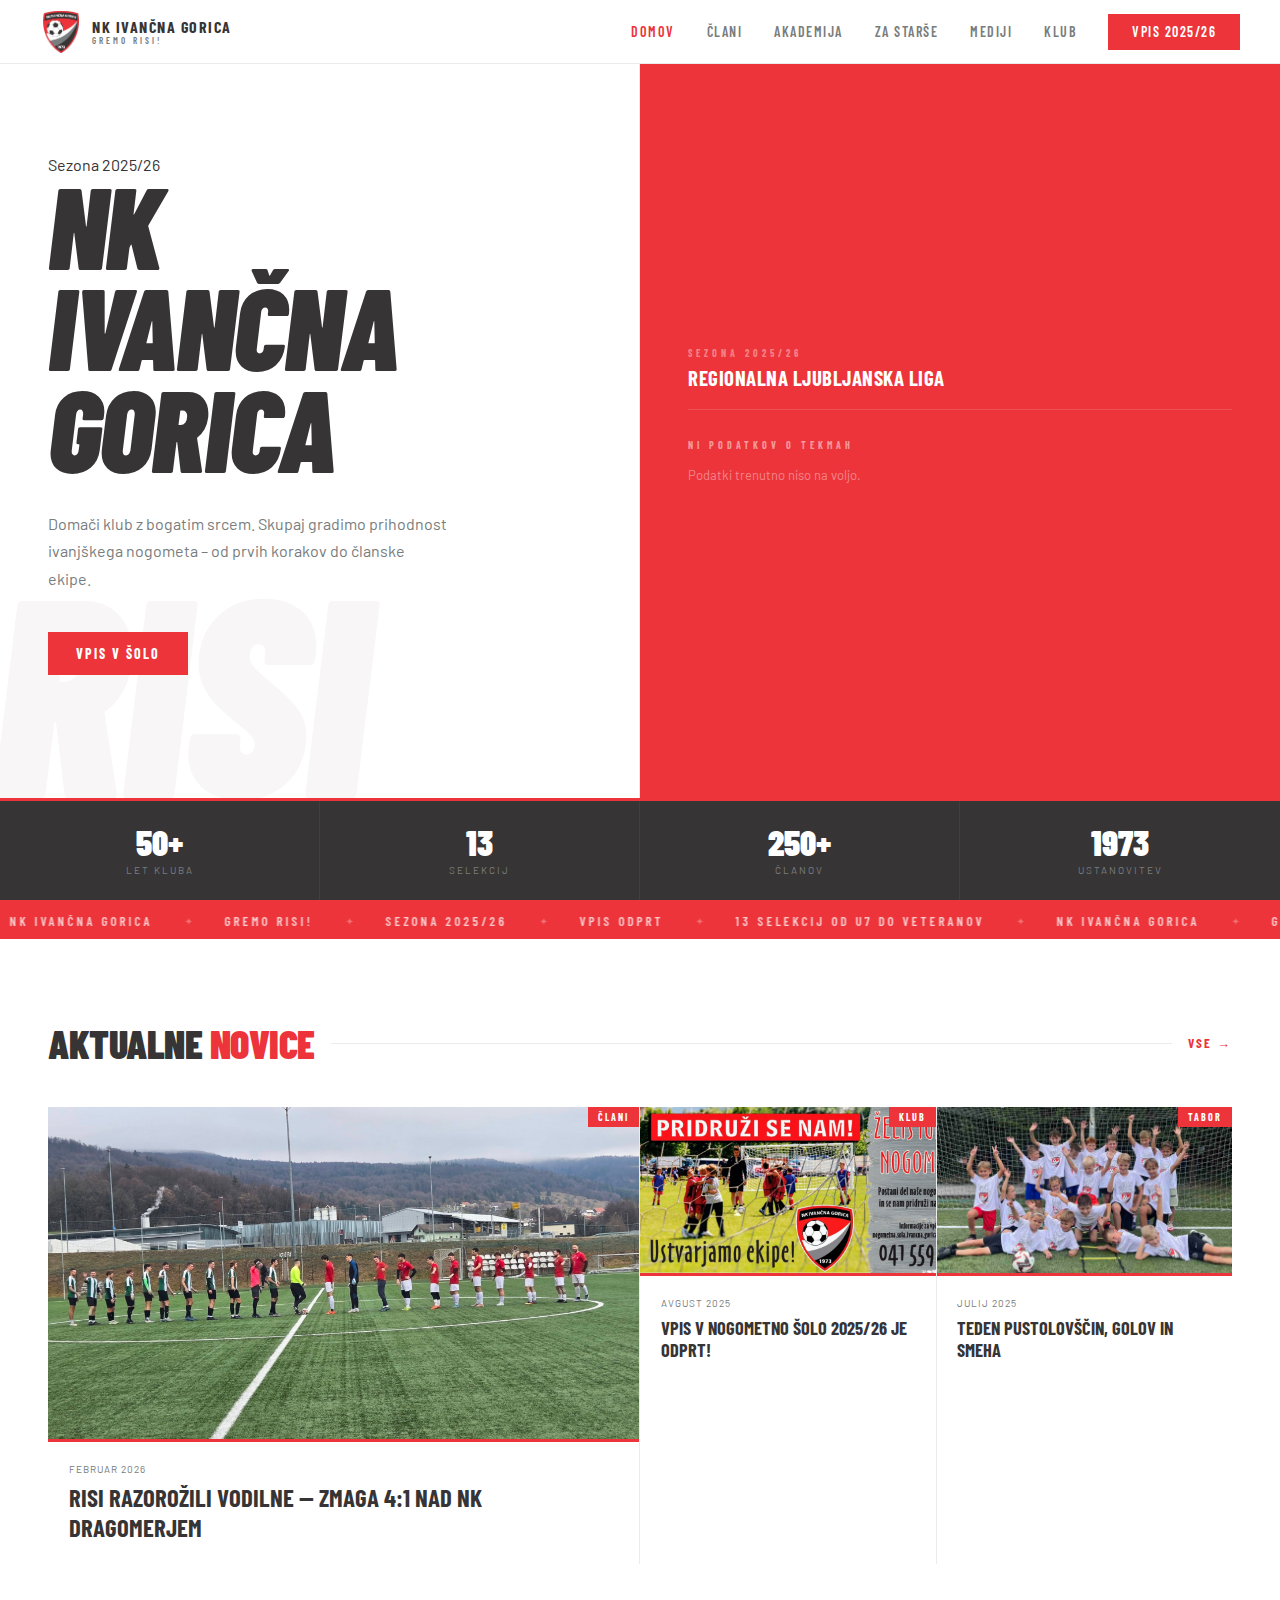
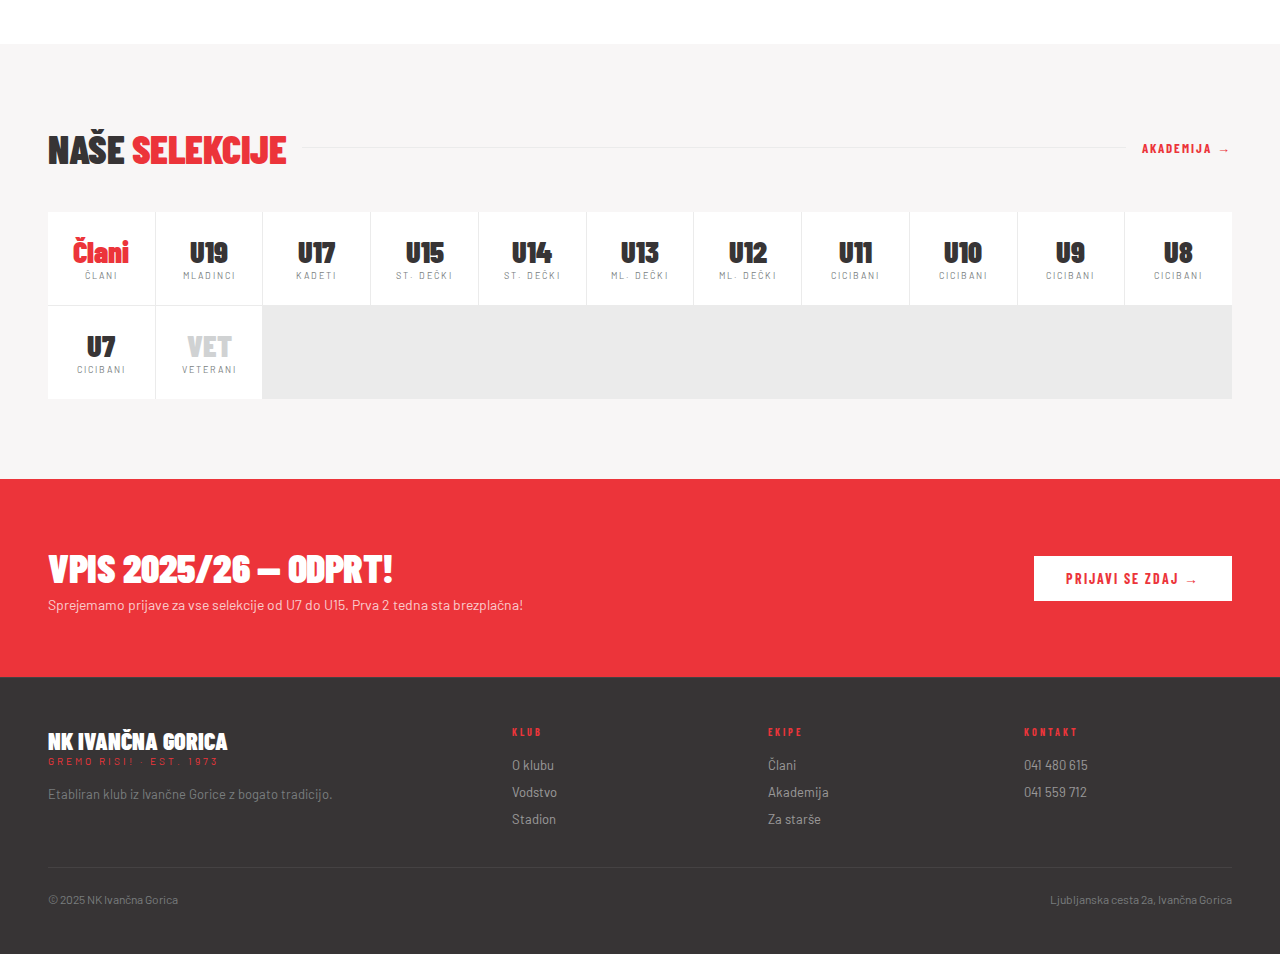
<file: index.html>
<!DOCTYPE html>
<html lang="sl">
<head>
<meta charset="UTF-8">
<meta name="viewport" content="width=device-width, initial-scale=1.0">
<title>NK Ivančna Gorica</title>
  <meta name="description" content="NK Ivančna Gorica – domači nogometni klub z bogatim srcem. Sprejemamo vpise za Nogometno šolo od U7 do U15.">
  <meta name="robots" content="index, follow">
  <link rel="canonical" href="https://nogomet.mihaperpar.com">
  <meta property="og:type" content="website">
  <meta property="og:url" content="https://nogomet.mihaperpar.com">
  <meta property="og:title" content="NK Ivančna Gorica">
  <meta property="og:description" content="NK Ivančna Gorica – domači nogometni klub z bogatim srcem. Sprejemamo vpise za Nogometno šolo od U7 do U15.">
  <meta property="og:image" content="https://nogomet.mihaperpar.com/novice/novica1_1.jpg">
  <meta property="og:locale" content="sl_SI">
  <meta property="og:site_name" content="NK Ivančna Gorica">
  <meta name="twitter:card" content="summary_large_image">
  <meta name="twitter:title" content="NK Ivančna Gorica">
  <meta name="twitter:description" content="NK Ivančna Gorica – domači nogometni klub z bogatim srcem. Sprejemamo vpise za Nogometno šolo od U7 do U15.">
  <meta name="twitter:image" content="https://nogomet.mihaperpar.com/novice/novica1_1.jpg">
<link href="https://fonts.googleapis.com/css2?family=Barlow+Condensed:ital,wght@0,600;0,700;0,900;1,900&family=Barlow:wght@400;500;600&display=swap" rel="stylesheet">
<link rel="icon" href="favicon.ico">
<link rel="stylesheet" href="theme.css">
<script src="nav.js" defer></script>
<script src="footer.js" defer></script>
<style>
  /* ── HERO ──────────────────────────────────────────── */
  .hero {
    padding-top: var(--nav-h);
    min-height: 100vh;
    background: white;
    display: grid;
    grid-template-rows: 1fr auto;
  }
  .hero-main {
    display: grid;
    grid-template-columns: 1fr 1fr;
    position: relative;
  }

  .hero-content {
    padding: 3rem 3rem 5rem;
    display: flex; flex-direction: column; justify-content: center;
    border-right: 1px solid var(--border);
    position: relative;
    overflow: hidden;
  }
  .hero-bg-word {
    position: absolute; bottom: 0; left: -0.5rem;
    font-family: 'Barlow Condensed', sans-serif;
    font-style: italic; font-weight: 900;
    font-size: 22vw; line-height: 0.8;
    color: var(--off); z-index: 0;
    pointer-events: none; user-select: none;
    letter-spacing: -5px;
  }

  .hero-crest {
    width: 100px; height: 100px;
    object-fit: contain;
    position: relative; z-index: 1;
    margin-bottom: 1.5rem;
  }
    position: relative; z-index: 1;
    font-family: 'Barlow Condensed', sans-serif;
    font-size: 11px; font-weight: 700;
    letter-spacing: 4px; text-transform: uppercase;
    color: var(--red); margin-bottom: 1.5rem;
    display: flex; align-items: center; gap: 10px;
  }
  .hero-label::before { content:''; width:24px; height:2px; background:var(--red); }

  h1 {
    position: relative; z-index: 1;
    font-family: 'Barlow Condensed', sans-serif;
    font-weight: 900; font-style: italic;
    font-size: clamp(4rem, 9vw, 9rem);
    line-height: 0.88; text-transform: uppercase;
    letter-spacing: -2px; color: var(--gray-dark);
    margin-bottom: 2rem;
  }
  h1 .red   { color: var(--red); }
  h1 .light { color: var(--gray-light); }

  .hero-p {
    position: relative; z-index: 1;
    font-size: 1rem; color: var(--gray-mid);
    line-height: 1.7; max-width: 400px;
    margin-bottom: 2.5rem;
  }
  .hero-actions {
    position: relative; z-index: 1;
    display: flex; gap: 1rem; flex-wrap: wrap;
  }

  .btn-red {
    background: var(--red); color: white;
    padding: 13px 28px;
    font-family: 'Barlow Condensed', sans-serif;
    font-weight: 700; font-size: 14px;
    letter-spacing: 2px; text-transform: uppercase;
    text-decoration: none; transition: background 0.2s;
    display: inline-block;
  }
  .btn-red:hover { background: var(--red-dark); }

  .btn-border {
    background: transparent; color: var(--gray-dark);
    padding: 13px 28px;
    font-family: 'Barlow Condensed', sans-serif;
    font-weight: 700; font-size: 14px;
    letter-spacing: 2px; text-transform: uppercase;
    text-decoration: none;
    border: 2px solid var(--border);
    transition: border-color 0.2s;
    display: inline-block;
  }
  .btn-border:hover { border-color: var(--gray-dark); }

  /* Red panel – right side of hero */
  .hero-panel {
    background: var(--red);
    padding: 2rem 3rem 4rem;
    display: flex; flex-direction: column;
    justify-content: center; gap: 0;
  }
  .panel-section {
    padding: 1.8rem 0;
    border-bottom: 1px solid rgba(255,255,255,0.15);
  }
  .panel-section:last-child { border-bottom: none; }
  .panel-section--link { cursor: pointer; transition: background 0.15s; }
  .panel-section--link:hover { background: rgba(255,255,255,0.07); }

  .panel-label {
    font-family: 'Barlow Condensed', sans-serif;
    font-size: 10px; font-weight: 700;
    letter-spacing: 4px; text-transform: uppercase;
    color: rgba(255,255,255,0.5); margin-bottom: 1rem;
  }
  .panel-score {
    display: flex; align-items: center; gap: 0;
  }
  .panel-team {
    font-family: 'Barlow Condensed', sans-serif;
    font-weight: 700; font-size: 1.1rem;
    text-transform: uppercase; color: rgba(255,255,255,0.9); flex: 1;
  }
  .panel-team.home { color: white; font-size: 1.2rem; }
  .panel-num {
    background: rgba(255,255,255,0.15); color: white;
    font-family: 'Barlow Condensed', sans-serif;
    font-weight: 900; font-size: 2rem;
    padding: 8px 16px; line-height: 1; margin: 0 4px;
  }
  .panel-tag {
    display: inline-block; margin-top: 0.6rem;
    background: rgba(255,255,255,0.15); color: white;
    font-family: 'Barlow Condensed', sans-serif;
    font-size: 10px; font-weight: 700;
    letter-spacing: 2px; text-transform: uppercase;
    padding: 3px 10px;
  }

  .panel-next { display: flex; align-items: center; gap: 1rem; }
  .panel-date {
    background: white; color: var(--red);
    padding: 10px 14px; text-align: center; flex-shrink: 0;
  }
  .panel-day {
    font-family: 'Barlow Condensed', sans-serif;
    font-weight: 900; font-size: 1.8rem; line-height: 1;
  }
  .panel-mon {
    font-size: 9px; font-weight: 700;
    letter-spacing: 2px; text-transform: uppercase;
  }
  .panel-match { flex: 1; }
  .panel-match-teams {
    font-family: 'Barlow Condensed', sans-serif;
    font-weight: 700; font-size: 1.1rem;
    text-transform: uppercase; color: white;
  }
  .panel-match-meta { font-size: 11px; color: rgba(255,255,255,0.5); margin-top: 2px; }
  .panel-time {
    font-family: 'Barlow Condensed', sans-serif;
    font-weight: 900; font-size: 1.5rem; color: white;
  }

  /* Stats bar */
  .stats-bar {
    background: var(--gray-dark);
    display: grid;
    grid-template-columns: repeat(4, 1fr);
    border-top: 3px solid var(--red);
  }
  .stat {
    padding: 1.5rem; text-align: center;
    border-right: 1px solid rgba(255,255,255,0.06);
  }
  .stat:last-child { border-right: none; }
  .stat-n {
    font-family: 'Barlow Condensed', sans-serif;
    font-weight: 900; font-size: 2.2rem;
    color: white; line-height: 1;
  }
  .stat-l {
    font-size: 10px; letter-spacing: 2px;
    text-transform: uppercase; color: var(--gray-mid); margin-top: 4px;
  }

  /* ── TICKER ────────────────────────────────────────── */
  .ticker {
    background: var(--red); padding: 10px 0;
    overflow: hidden; white-space: nowrap;
  }
  .ticker-track {
    display: inline-flex; align-items: center;
    will-change: transform;
  }
  .ti {
    font-family: 'Barlow Condensed', sans-serif;
    font-weight: 600; font-size: 13px;
    letter-spacing: 3px; text-transform: uppercase;
    color: rgba(255,255,255,0.75);
    padding: 0 2rem;
    white-space: nowrap;
  }
  .ti-sep { color: rgba(255,255,255,0.3); font-size: 10px; flex-shrink: 0; }

  /* ── SECTIONS ──────────────────────────────────────── */
  section { padding: 5rem 3rem; }

  .sh { display: flex; align-items: center; gap: 1rem; margin-bottom: 2.5rem; flex-wrap: wrap; }
  .sh h2 {
    font-family: 'Barlow Condensed', sans-serif;
    font-weight: 900; font-size: 2.5rem;
    text-transform: uppercase; letter-spacing: -0.5px;
  }
  .sh h2 em { color: var(--red); font-style: normal; }
  .sh-line { flex: 1; height: 1px; background: var(--border); }
  .sh a {
    font-family: 'Barlow Condensed', sans-serif;
    font-size: 13px; font-weight: 700;
    letter-spacing: 2px; text-transform: uppercase;
    color: var(--red); text-decoration: none;
    margin-left: auto;
  }

  /* ── NEWS ──────────────────────────────────────────── */
  .news-grid {
    display: grid;
    grid-template-columns: 2fr 1fr 1fr;
    gap: 1px; background: var(--border);
  }
  .nc {
    background: white; overflow: hidden;
    text-decoration: none; color: inherit;
    display: block; transition: background 0.15s;
    position: relative;
  }
  .nc:hover { background: var(--off); }
  .nc-thumb {
    aspect-ratio: 16/9;
    background: var(--off);
    display: flex; align-items: center; justify-content: center;
    font-size: 3rem; color: var(--border);
  }
  .nc-bar { height: 3px; background: var(--red); }
  .nc-tag {
    position: absolute; top: 0; right: 0;
    background: var(--red);
    font-family: 'Barlow Condensed', sans-serif;
    font-size: 10px; font-weight: 700;
    letter-spacing: 2px; text-transform: uppercase;
    color: white; padding: 4px 10px;
  }
  .nc-body { padding: 1.3rem; }
  .nc-date {
    font-size: 10px; color: var(--gray-mid);
    margin-bottom: 0.5rem; letter-spacing: 1px; text-transform: uppercase;
  }
  .nc-title {
    font-family: 'Barlow Condensed', sans-serif;
    font-weight: 700; font-size: 1.15rem;
    text-transform: uppercase; color: var(--gray-dark); line-height: 1.2;
  }
  .nc:first-child .nc-title { font-size: 1.55rem; }

  /* ── SELEKCIJE ─────────────────────────────────────── */
  .sel-section { background: var(--off); }
  .sel-grid {
    display: grid;
    grid-template-columns: repeat(auto-fill, minmax(100px, 1fr));
    gap: 1px; background: var(--border);
  }
  .si {
    background: white; padding: 1.5rem 0.8rem;
    text-align: center; text-decoration: none;
    display: block; transition: all 0.15s;
  }
  .si:hover { background: var(--red); }
  .si:hover .si-num { color: white; }
  .si:hover .si-lbl { color: rgba(255,255,255,0.6); }
  .si-num {
    font-family: 'Barlow Condensed', sans-serif;
    font-weight: 900; font-size: 1.9rem;
    color: var(--gray-dark); line-height: 1;
    transition: color 0.15s;
    text-align: center;
  }
  .si-lbl {
    font-size: 9px; letter-spacing: 2px;
    text-transform: uppercase; color: var(--gray-mid);
    margin-top: 4px; transition: color 0.15s;
  }

  /* ── VPIS CTA ──────────────────────────────────────── */
  .vpis-section {
    background: var(--red); padding: 4rem 3rem;
    display: flex; align-items: center;
    justify-content: space-between; gap: 2rem; flex-wrap: wrap;
  }
  .vpis-section h2 {
    font-family: 'Barlow Condensed', sans-serif;
    font-weight: 900; font-size: 2.5rem;
    text-transform: uppercase; color: white; letter-spacing: -0.5px;
  }
  .vpis-section p { font-size: 14px; color: rgba(255,255,255,0.75); margin-top: 0.3rem; }
  .btn-white-solid {
    background: white; color: var(--red);
    padding: 14px 32px;
    font-family: 'Barlow Condensed', sans-serif;
    font-weight: 700; font-size: 14px;
    letter-spacing: 2px; text-transform: uppercase;
    text-decoration: none; transition: background 0.2s;
    flex-shrink: 0; display: inline-block;
  }
  .btn-white-solid:hover { background: var(--off); }

  footer { background: var(--gray-dark); padding: 3rem; }
  .footer-grid {
    display: grid;
    grid-template-columns: 2fr 1fr 1fr 1fr;
    gap: 3rem; margin-bottom: 2rem;
  }
  .fn {
    font-family: 'Barlow Condensed', sans-serif;
    font-weight: 900; font-size: 1.5rem;
    text-transform: uppercase; color: white;
  }
  .ft {
    font-size: 10px; letter-spacing: 3px;
    text-transform: uppercase; color: var(--red); margin-bottom: 1rem;
  }
  .fb { font-size: 13px; color: var(--gray-mid); line-height: 1.7; }
  .fc h4 {
    font-family: 'Barlow Condensed', sans-serif;
    font-size: 10px; font-weight: 700;
    letter-spacing: 3px; text-transform: uppercase;
    color: var(--red); margin-bottom: 1rem;
  }
  .fc ul { list-style: none; }
  .fc li { margin-bottom: 8px; }
  .fc a {
    font-size: 13px; color: rgba(255,255,255,0.5);
    text-decoration: none; transition: color 0.15s;
  }
  .fc a:hover { color: white; }
  .footer-bar {
    border-top: 1px solid rgba(255,255,255,0.07);
    padding-top: 1.5rem; display: flex;
    justify-content: space-between; font-size: 12px; color: var(--gray-mid);
    flex-wrap: wrap; gap: 0.5rem;
  }

  /* ════════════════════════════════════════════════════
     RESPONSIVE — tablets  ≤ 1024px
  ════════════════════════════════════════════════════ */
  @media (max-width: 1024px) {
    nav { padding: 0 1.5rem; }
    section { padding: 4rem 2rem; }

    /* Compress nav links a bit */
    .nav-links a { padding: 0 0.7rem; font-size: 13px; }

    /* Hero side-by-side but less padding */
    .hero-content { padding: 4rem 2rem 4rem; }
    .hero-panel   { padding: 3rem 2rem; }

    /* 3-col stats → 2×2 */
    .stats-bar { grid-template-columns: repeat(2, 1fr); }
    .stat:nth-child(2) { border-right: none; }
    .stat:nth-child(3) { border-right: 1px solid rgba(255,255,255,0.06); border-top: 1px solid rgba(255,255,255,0.06); }
    .stat:nth-child(4) { border-top: 1px solid rgba(255,255,255,0.06); }

    /* News: 1 big + 2 small becomes single column */
    .news-grid { grid-template-columns: 1fr 1fr; }
    .nc:first-child { grid-column: 1 / -1; }
    .nc:first-child .nc-thumb { aspect-ratio: 16/7; }

    /* Footer columns */
    .footer-grid { grid-template-columns: 1fr 1fr; gap: 2rem; }
  }

  /* ════════════════════════════════════════════════════
     RESPONSIVE — mobile  ≤ 768px
  ════════════════════════════════════════════════════ */
  @media (max-width: 768px) {
    :root { --nav-h: 60px; }
    nav { padding: 0 1.2rem; }

    /* Show hamburger, hide desktop links */
    .hamburger { display: flex; }
    .nav-links {
      /* Full-screen overlay */
      position: fixed;
      top: var(--nav-h); left: 0; right: 0; bottom: 0;
      background: white;
      flex-direction: column;
      align-items: stretch;
      padding: 1rem 0;
      gap: 0;
      /* Hidden by default */
      opacity: 0;
      pointer-events: none;
      transform: translateY(-8px);
      transition: opacity 0.25s, transform 0.25s;
      overflow-y: auto;
      border-top: 3px solid var(--red);
    }
    .nav-links.open {
      opacity: 1;
      pointer-events: all;
      transform: translateY(0);
    }
    .nav-links a {
      height: auto; line-height: normal;
      padding: 1rem 1.5rem;
      font-size: 1.4rem; letter-spacing: 1px;
      border-bottom: 1px solid var(--border);
      color: var(--gray-dark);
    }
    .nav-links a.active { color: var(--red); border-left: 4px solid var(--red); }
    .nav-cta {
      margin: 1rem 1.5rem 0;
      height: 48px !important; line-height: 48px !important;
      text-align: center; font-size: 1rem !important;
    }

    /* Hero: stack vertically */
    .hero { min-height: auto; }
    .hero-main { grid-template-columns: 1fr; }

    .hero-content {
      padding: 3.5rem 1.5rem 3rem;
      border-right: none;
      border-bottom: none;
    }
    .hero-bg-word { font-size: 40vw; }

    h1 { font-size: clamp(3.5rem, 16vw, 6rem); margin-bottom: 1.5rem; }
    .hero-p  { font-size: 0.95rem; margin-bottom: 2rem; }

    .hero-panel { padding: 2.5rem 1.5rem; }
    .panel-section { padding: 1.2rem 0; }
    .panel-team { font-size: 0.95rem; }
    .panel-team.home { font-size: 1rem; }
    .panel-num { font-size: 1.6rem; padding: 6px 12px; }
    .panel-match-teams { font-size: 0.95rem; }

    /* Stats bar: 2×2 */
    .stats-bar { grid-template-columns: repeat(2, 1fr); }
    .stat { padding: 1.2rem 1rem; }
    .stat-n { font-size: 1.8rem; }
    .stat:nth-child(2) { border-right: none; }
    .stat:nth-child(3) {
      border-right: 1px solid rgba(255,255,255,0.06);
      border-top: 1px solid rgba(255,255,255,0.06);
    }
    .stat:nth-child(4) { border-top: 1px solid rgba(255,255,255,0.06); }

    /* News: single column */
    .news-grid { grid-template-columns: 1fr; }
    .nc:first-child { grid-column: auto; }

    section { padding: 3rem 1.5rem; }
    .sh h2 { font-size: 2rem; }

    /* Selekcije: 4-per-row on mobile */
    .sel-grid { grid-template-columns: repeat(4, 1fr); }
    .si { padding: 1.2rem 0.5rem; }
    .si-num { font-size: 1.5rem; }

    /* CTA band: stack */
    .vpis-section {
      flex-direction: column;
      align-items: flex-start;
      padding: 3rem 1.5rem;
      gap: 1.5rem;
    }
    .vpis-section h2 { font-size: 2rem; }
    .btn-white-solid { width: 100%; text-align: center; }

    /* Footer: single column */
    .footer-grid { grid-template-columns: 1fr; gap: 2rem; }
    footer { padding: 2.5rem 1.5rem 1.5rem; }
    .footer-bar { flex-direction: column; gap: 0.3rem; }
  }

  /* ════════════════════════════════════════════════════
     RESPONSIVE — small mobile  ≤ 420px
  ════════════════════════════════════════════════════ */
  @media (max-width: 420px) {
    h1 { font-size: clamp(3rem, 18vw, 4.5rem); }
    .hero-content { padding: 3rem 1.2rem 2.5rem; }
    .hero-panel   { padding: 2rem 1.2rem; }
    .panel-score  { flex-wrap: wrap; gap: 4px; }
    .panel-team   { font-size: 0.85rem; }

    /* Selekcije: 3-per-row on very small screens */
    .sel-grid { grid-template-columns: repeat(3, 1fr); }

    section { padding: 2.5rem 1.2rem; }
    .sh h2  { font-size: 1.7rem; }
    .sh     { flex-wrap: wrap; gap: 0.5rem; }
    .sh-line { display: none; }
  }


</style>
<script type="application/ld+json">
{
  "@context": "https://schema.org",
  "@type": "SportsOrganization",
  "name": "NK Ivančna Gorica",
  "url": "https://nogomet.mihaperpar.com",
  "logo": "https://nogomet.mihaperpar.com/favicon.ico",
  "sport": "Football",
  "foundingDate": "1973",
  "location": {
    "@type": "Place",
    "name": "Ivančna Gorica, Slovenija"
  },
  "sameAs": []
}
</script>
</head>
<body>

<site-nav active="domov"></site-nav>

<!-- HERO -->
<div class="hero">
  <div class="hero-main">

    <div class="hero-content">
      <div class="hero-bg-word">RISI</div>
      <div class="hero-label">Sezona 2025/26</div>
      <h1>NK<br>Ivančna<br>Gorica</h1>
      <p class="hero-p">Domači klub z bogatim srcem. Skupaj gradimo prihodnost ivanjškega nogometa – od prvih korakov do članske ekipe.</p>
      <div class="hero-actions">
        <a href="vpis.html" class="btn-red">Vpis v šolo</a>
      </div>
    </div>

    <div class="hero-panel" id="tekme-panel">
      <!-- Populated by JS from API -->
      <div class="panel-section" style="border-bottom:1px solid rgba(255,255,255,0.15);padding-bottom:1.2rem;margin-bottom:0">
        <div style="font-family:'Barlow Condensed',sans-serif;font-size:10px;font-weight:700;letter-spacing:4px;text-transform:uppercase;color:rgba(255,255,255,0.4);margin-bottom:0.4rem">Sezona 2025/26</div>
        <div style="font-family:'Barlow Condensed',sans-serif;font-size:1.3rem;font-weight:700;text-transform:uppercase;color:white;letter-spacing:0.5px">Regionalna Ljubljanska liga</div>
      </div>
      <div id="tekme-list">
        <div class="panel-section">
          <div class="panel-label">Nalaganje...</div>
        </div>
      </div>
    </div>

  </div>

  <div class="stats-bar">
    <div class="stat"><div class="stat-n">50+</div><div class="stat-l">Let kluba</div></div>
    <div class="stat"><div class="stat-n">13</div><div class="stat-l">Selekcij</div></div>
    <div class="stat"><div class="stat-n">250+</div><div class="stat-l">Članov</div></div>
    <div class="stat"><div class="stat-n">1973</div><div class="stat-l">Ustanovitev</div></div>
  </div>
</div>

<!-- TICKER -->
<div class="ticker">
  <div class="ticker-track" id="ticker-track">
    <span class="ti">NK Ivančna Gorica</span><span class="ti-sep">✦</span>
    <span class="ti">Gremo Risi!</span><span class="ti-sep">✦</span>
    <span class="ti">Sezona 2025/26</span><span class="ti-sep">✦</span>
    <span class="ti">Vpis odprt</span><span class="ti-sep">✦</span>
    <span class="ti">13 selekcij od U7 do Veteranov</span><span class="ti-sep">✦</span>
  </div>
</div>

<!-- NOVICE -->
<section style="background:white">
  <div class="sh">
    <h2>Aktualne <em>Novice</em></h2>
    <div class="sh-line"></div>
    <a href="novice.html">Vse →</a>
  </div>
  <div class="news-grid">
    <a href="novice/zmaga-dragomer.html" class="nc">
      <div class="nc-thumb" style="padding:0;overflow:hidden"><img src="novice/novica1_1.jpg" alt="Zmaga proti NK Dragomeru" style="width:100%;height:100%;object-fit:cover"></div>
      <div class="nc-bar"></div>
      <span class="nc-tag">Člani</span>
      <div class="nc-body">
        <div class="nc-date">Februar 2026</div>
        <div class="nc-title">Risi razorožili vodilne — zmaga 4:1 nad NK Dragomerjem</div>
      </div>
    </a>
    <a href="novice/vpis-2025.html" class="nc">
      <div class="nc-thumb" style="padding:0;overflow:hidden"><img src="novice/vpis-oglas.png" alt="Vpis" style="width:100%;height:100%;object-fit:cover;object-position:left"></div>
      <div class="nc-bar"></div>
      <span class="nc-tag">Klub</span>
      <div class="nc-body">
        <div class="nc-date">Avgust 2025</div>
        <div class="nc-title">Vpis v nogometno šolo 2025/26 je odprt!</div>
      </div>
    </a>
    <a href="novice/tabor-2025.html" class="nc">
      <div class="nc-thumb" style="padding:0;overflow:hidden"><img src="novice/tabor_9.jpg" alt="Poletni tabor" style="width:100%;height:100%;object-fit:cover"></div>
      <div class="nc-bar"></div>
      <span class="nc-tag">Tabor</span>
      <div class="nc-body">
        <div class="nc-date">Julij 2025</div>
        <div class="nc-title">Teden pustolovščin, golov in smeha</div>
      </div>
    </a>
  </div>
</section>

<!-- SELEKCIJE -->
<section class="sel-section">
  <div class="sh">
    <h2>Naše <em>Selekcije</em></h2>
    <div class="sh-line" style="background:var(--border)"></div>
    <a href="#">Akademija →</a>
  </div>
  <div class="sel-grid">
    <a href="#" class="si"><div class="si-num" style="color:var(--red)">Člani</div><div class="si-lbl">Člani</div></a>
    <a href="#" class="si"><div class="si-num">U19</div><div class="si-lbl">Mladinci</div></a>
    <a href="#" class="si"><div class="si-num">U17</div><div class="si-lbl">Kadeti</div></a>
    <a href="#" class="si"><div class="si-num">U15</div><div class="si-lbl">St. dečki</div></a>
    <a href="#" class="si"><div class="si-num">U14</div><div class="si-lbl">St. dečki</div></a>
    <a href="#" class="si"><div class="si-num">U13</div><div class="si-lbl">Ml. dečki</div></a>
    <a href="#" class="si"><div class="si-num">U12</div><div class="si-lbl">Ml. dečki</div></a>
    <a href="#" class="si"><div class="si-num">U11</div><div class="si-lbl">Cicibani</div></a>
    <a href="#" class="si"><div class="si-num">U10</div><div class="si-lbl">Cicibani</div></a>
    <a href="#" class="si"><div class="si-num">U9</div><div class="si-lbl">Cicibani</div></a>
    <a href="#" class="si"><div class="si-num">U8</div><div class="si-lbl">Cicibani</div></a>
    <a href="#" class="si"><div class="si-num">U7</div><div class="si-lbl">Cicibani</div></a>
    <a href="#" class="si"><div class="si-num" style="color:var(--gray-light)">VET</div><div class="si-lbl">Veterani</div></a>
  </div>
</section>

<!-- VPIS CTA -->
<div class="vpis-section">
  <div>
    <h2>Vpis 2025/26 — Odprt!</h2>
    <p>Sprejemamo prijave za vse selekcije od U7 do U15. Prva 2 tedna sta brezplačna!</p>
  </div>
  <a href="vpis.html" class="btn-white-solid">Prijavi se zdaj →</a>
</div>


<!-- FOOTER -->
<site-footer></site-footer>

<script>
(function() {
  const track = document.getElementById('ticker-track');

  function initTicker() {
    requestAnimationFrame(() => {
      const original = track.innerHTML;
      let copies = 1;

      while (track.scrollWidth < window.innerWidth * 3) {
        track.innerHTML += original;
        copies++;
        if (copies > 20) break;
      }

      const singleW = track.scrollWidth / copies;
      if (singleW <= 0) {
        // scrollWidth not ready yet, retry
        setTimeout(initTicker, 100);
        return;
      }

      let pos = 0;
      const speed = 0.5;

      function step() {
        pos += speed;
        if (pos >= singleW) pos -= singleW;
        track.style.transform = `translateX(-${pos}px)`;
        requestAnimationFrame(step);
      }
      requestAnimationFrame(step);
    });
  }

  if (document.fonts) {
    document.fonts.ready.then(initTicker);
  } else {
    window.addEventListener('load', initTicker);
  }
})();
</script>
<!-- Tekme iz API -->
<script>
  const KLUB = 'gorica';
  const API  = `http://localhost:3000/api/klub/${KLUB}/tekme?n=3`;

  function jeIvancna(ime) {
    return ime.toLowerCase().includes('ivančna') || ime.toLowerCase().includes('ivancna');
  }

  function rezultat(t) {
    const domaci = jeIvancna(t.domacin);
    const nasi   = domaci ? t.golDomacin : t.golGost;
    const tuji   = domaci ? t.golGost    : t.golDomacin;
    if (nasi > tuji) return { oznaka: '✓ Zmaga', css: 'win' };
    if (nasi < tuji) return { oznaka: '✗ Poraz', css: 'loss' };
    return { oznaka: '= Remi', css: 'draw' };
  }

  function renderTekme(tekme) {
    const panel = document.getElementById('tekme-list');
    if (!tekme || tekme.length === 0) {
      panel.innerHTML = `
        <div class="panel-section">
          <div class="panel-label">Ni podatkov o tekmah</div>
          <div style="color:rgba(255,255,255,0.4);font-size:13px;margin-top:0.5rem">Podatki trenutno niso na voljo.</div>
        </div>`;
      return;
    }

    panel.innerHTML = tekme.map((t, i) => {
      const domaci  = jeIvancna(t.domacin);
      const res     = rezultat(t);
      const krog    = t.krog ? `Krog ${t.krog} · ` : '';
      const label   = `${krog}${t.datum}`;

      const domIme  = t.domacin;
      const gostIme = t.gost;

      const tagStyle = res.css === 'win'  ? 'background:rgba(255,255,255,0.2);color:white'
                     : res.css === 'loss' ? 'background:rgba(0,0,0,0.25);color:rgba(255,255,255,0.6)'
                     :                      'background:rgba(255,255,255,0.1);color:rgba(255,255,255,0.7)';

      return `
        <a href="${t.zapisnikUrl}" target="_blank" rel="noopener"
           class="panel-section panel-section--link"
           style="text-decoration:none;display:block;">
          <div class="panel-label">${label}</div>
          <div class="panel-score">
            <div class="panel-team ${domaci ? 'home' : ''}">${domIme}</div>
            <div class="panel-num">${t.golDomacin}</div>
            <div class="panel-num">${t.golGost}</div>
            <div class="panel-team" style="text-align:right${!domaci ? ';color:white' : ''}">${gostIme}</div>
          </div>
          <span class="panel-tag" style="${tagStyle}">${res.oznaka}</span>
        </a>`;
    }).join('') + `
        <div class="panel-section" style="border-bottom:none;padding-top:1.5rem">
          <a href="https://www.mnzljubljana-zveza.si/index.cfm?akc=tekmovanja"
             target="_blank" rel="noopener"
             style="display:inline-block;background:rgba(255,255,255,0.15);color:white;
                    font-family:'Barlow Condensed',sans-serif;font-weight:700;font-size:13px;
                    letter-spacing:2px;text-transform:uppercase;text-decoration:none;
                    padding:8px 18px;transition:background 0.15s;"
             onmouseover="this.style.background='rgba(255,255,255,0.25)'"
             onmouseout="this.style.background='rgba(255,255,255,0.15)'">
            Lestvica →
          </a>
        </div>`;
  }

  fetch(API)
    .then(r => { if (!r.ok) throw new Error('API napaka'); return r.json(); })
    .then(data => renderTekme(data.tekme))
    .catch(() => renderTekme(null));
</script>


</body>
</html>
</file>
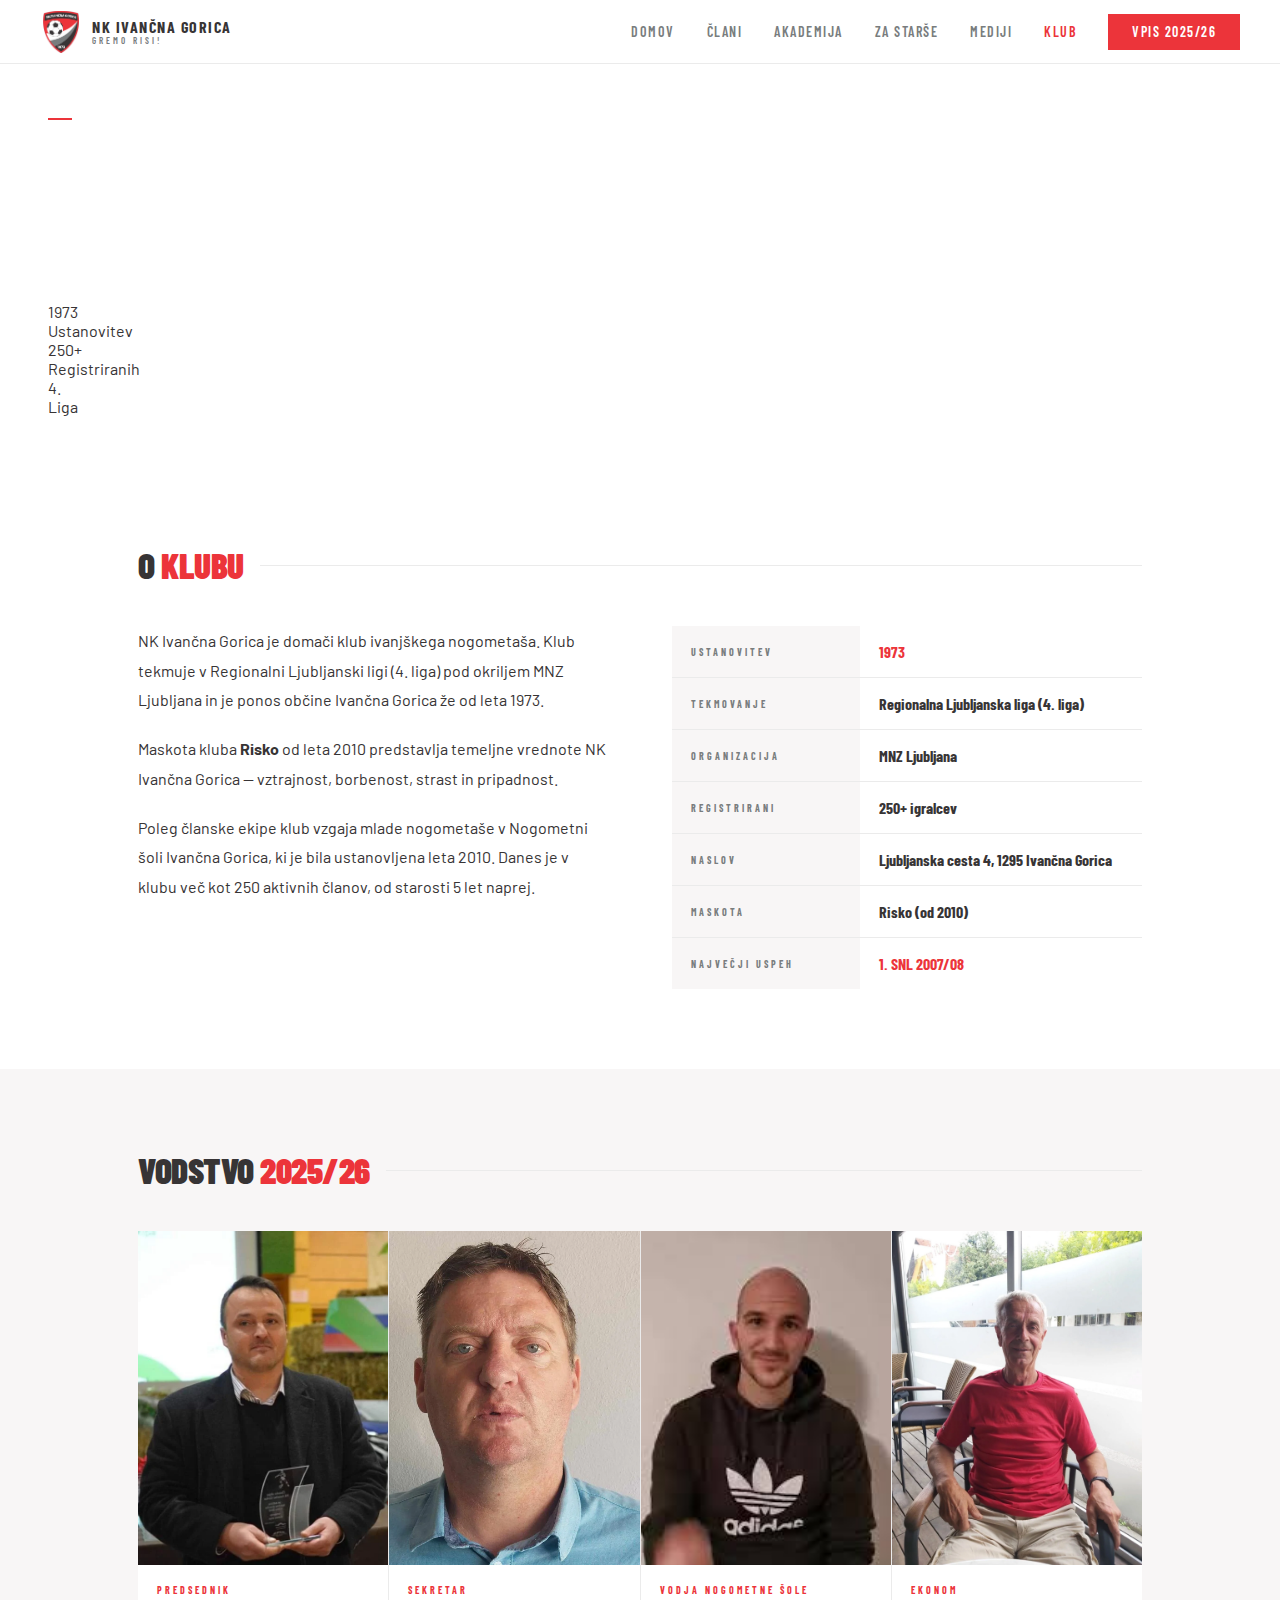
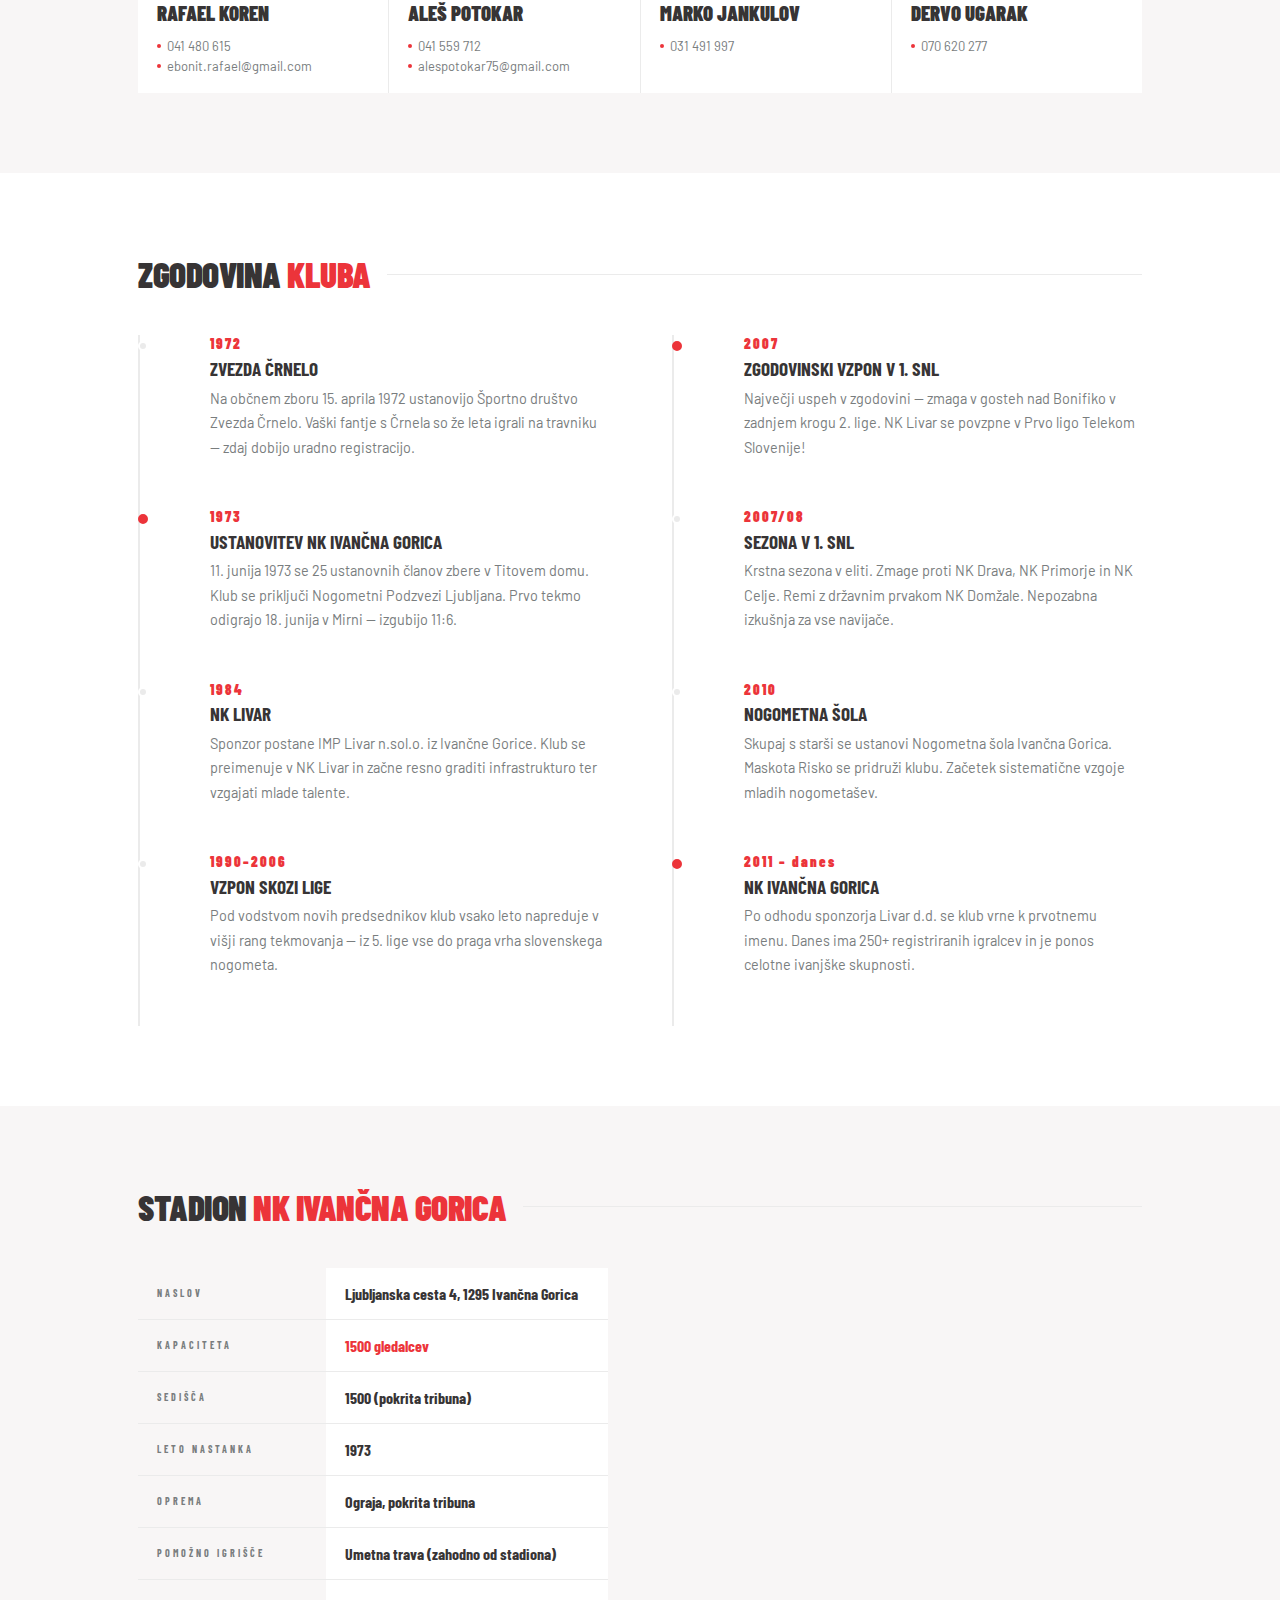
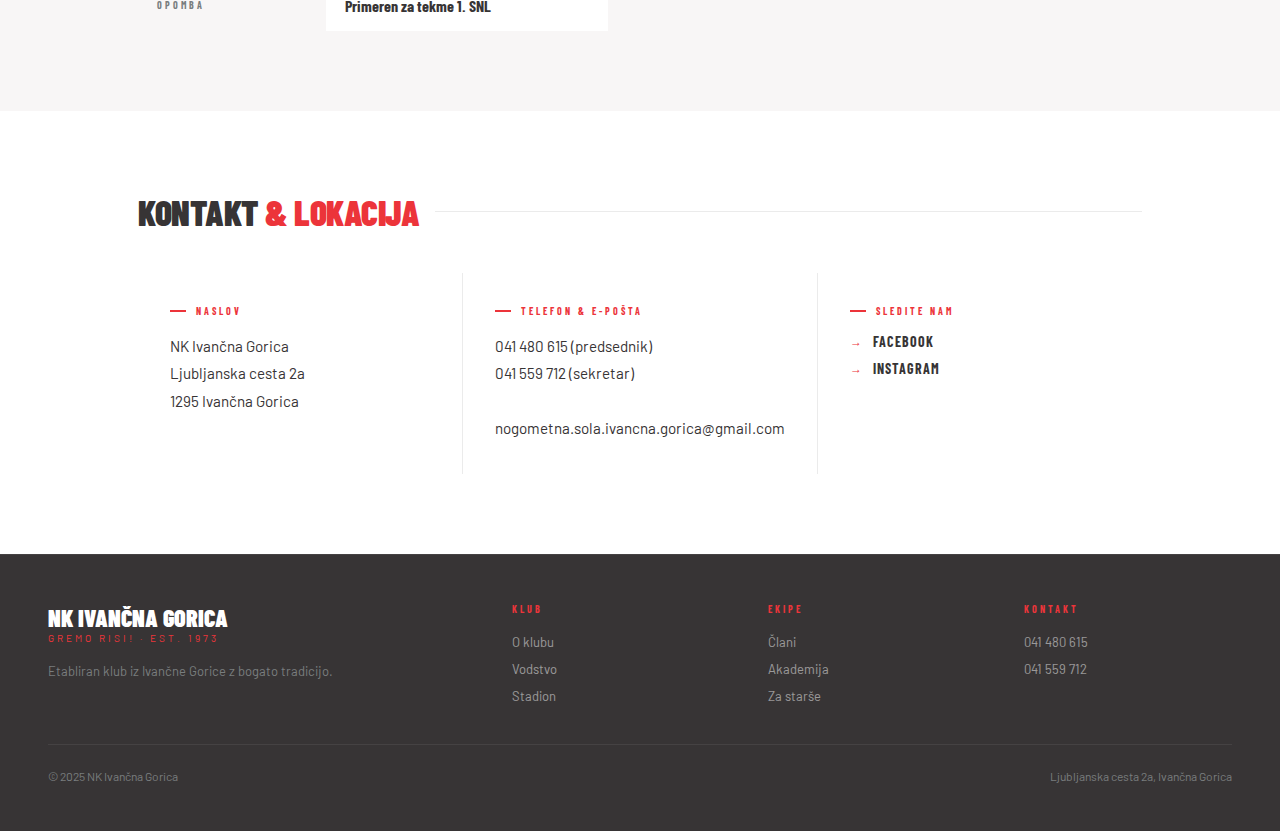
<file: klub.html>
<!DOCTYPE html>
<html lang="sl">
<head>
<meta charset="UTF-8">
<meta name="viewport" content="width=device-width, initial-scale=1.0">
<title>Klub – NK Ivančna Gorica</title>
  <meta name="description" content="Spoznajte NK Ivančna Gorica – zgodovino kluba, vodstvo in 250+ registriranih igralcev.">
  <meta name="robots" content="index, follow">
  <link rel="canonical" href="https://nogomet.mihaperpar.com/klub.html">
  <meta property="og:type" content="website">
  <meta property="og:url" content="https://nogomet.mihaperpar.com/klub.html">
  <meta property="og:title" content="Klub – NK Ivančna Gorica">
  <meta property="og:description" content="Spoznajte NK Ivančna Gorica – zgodovino kluba, vodstvo in 250+ registriranih igralcev.">
  <meta property="og:image" content="https://nogomet.mihaperpar.com/novice/novica1_1.jpg">
  <meta property="og:locale" content="sl_SI">
  <meta property="og:site_name" content="NK Ivančna Gorica">
  <meta name="twitter:card" content="summary_large_image">
  <meta name="twitter:title" content="Klub – NK Ivančna Gorica">
  <meta name="twitter:description" content="Spoznajte NK Ivančna Gorica – zgodovino kluba, vodstvo in 250+ registriranih igralcev.">
  <meta name="twitter:image" content="https://nogomet.mihaperpar.com/novice/novica1_1.jpg">
<link href="https://fonts.googleapis.com/css2?family=Barlow+Condensed:ital,wght@0,600;0,700;0,900;1,900&family=Barlow:wght@400;500;600&display=swap" rel="stylesheet">
<link rel="icon" href="favicon.ico">
<link rel="stylesheet" href="theme.css">
<script src="nav.js" defer></script>
<script src="footer.js" defer></script>
<style>

  /* ── HEADER ─────────────────────────────────── */

  /* ── SECTION SHARED ─────────────────────────── */
  .section { padding: 5rem 0; }
  .section.alt { background: var(--off); }
  .section-inner { max-width: 1100px; margin: 0 auto; padding: 0 3rem; }

  /* ── O KLUBU ─────────────────────────────────── */
  .o-klubu-grid {
    display: grid; grid-template-columns: 1fr 1fr; gap: 4rem;
    align-items: start;
  }
  .o-klubu-text p {
    font-size: 1rem; line-height: 1.85; color: var(--gray-dark);
    margin-bottom: 1.2rem;
  }
  .o-klubu-facts {
    display: flex; flex-direction: column; gap: 1px;
    background: var(--border);
  }
  .fact-row {
    display: grid; grid-template-columns: 1fr 1.5fr;
    background: white;
  }
  .fact-label {
    font-family: 'Barlow Condensed', sans-serif;
    font-weight: 700; font-size: 10px; letter-spacing: 3px;
    text-transform: uppercase; color: var(--gray-mid);
    padding: 1rem 1.2rem; background: var(--off);
    display: flex; align-items: center;
  }
  .fact-value {
    font-family: 'Barlow Condensed', sans-serif;
    font-weight: 700; font-size: 1rem; color: var(--gray-dark);
    padding: 1rem 1.2rem; display: flex; align-items: center;
  }
  .fact-value.red { color: var(--red); }

  /* ── VODSTVO ────────────────────────────────── */
  .vodstvo-grid {
    display: grid; grid-template-columns: repeat(4, 1fr);
    gap: 1px; background: var(--border);
  }
  .vodstvo-card {
    background: white;
  }
  .vodstvo-img {
    aspect-ratio: 3/4; overflow: hidden;
    background: var(--off);
  }
  .vodstvo-img img {
    width: 100%; height: 100%; object-fit: cover;
    object-position: top;
    transition: transform 0.4s;
  }
  .vodstvo-card:hover .vodstvo-img img { transform: scale(1.04); }
  .vodstvo-body { padding: 1.2rem; }
  .vodstvo-role {
    font-family: 'Barlow Condensed', sans-serif;
    font-weight: 700; font-size: 10px; letter-spacing: 3px;
    text-transform: uppercase; color: var(--red); margin-bottom: 0.4rem;
  }
  .vodstvo-name {
    font-family: 'Barlow Condensed', sans-serif;
    font-weight: 900; font-size: 1.3rem; text-transform: uppercase;
    color: var(--gray-dark); line-height: 1.1; margin-bottom: 0.8rem;
  }
  .vodstvo-contact { display: flex; flex-direction: column; gap: 4px; }
  .vodstvo-contact a {
    font-size: 13px; color: var(--gray-mid); text-decoration: none;
    transition: color 0.15s; display: flex; align-items: center; gap: 6px;
  }
  .vodstvo-contact a:hover { color: var(--red); }
  .vodstvo-contact a::before {
    content: ''; width: 4px; height: 4px;
    background: var(--red); border-radius: 50%; flex-shrink: 0;
  }

  /* ── ZGODOVINA TIMELINE ─────────────────────── */
  .timeline {
    position: relative;
    padding-left: 2rem;
  }
  .timeline::before {
    content: ''; position: absolute;
    left: 0; top: 0; bottom: 0;
    width: 2px; background: var(--border);
  }
  .tl-item {
    position: relative; padding: 0 0 3rem 2.5rem;
  }
  .tl-item::before {
    content: ''; position: absolute;
    left: -2rem; top: 6px;
    width: 10px; height: 10px; border-radius: 50%;
    background: var(--border); border: 2px solid white;
    box-sizing: border-box;
  }
  .tl-item.highlight::before { background: var(--red); border-color: var(--red); }
  .tl-year {
    font-family: 'Barlow Condensed', sans-serif;
    font-weight: 900; font-size: 0.9rem; letter-spacing: 2px;
    color: var(--red); margin-bottom: 0.3rem;
  }
  .tl-title {
    font-family: 'Barlow Condensed', sans-serif;
    font-weight: 700; font-size: 1.2rem; text-transform: uppercase;
    color: var(--gray-dark); margin-bottom: 0.4rem;
  }
  .tl-text {
    font-size: 0.9rem; line-height: 1.7; color: var(--gray-mid);
  }
  .tl-grid { display: grid; grid-template-columns: 1fr 1fr; gap: 0 4rem; }

  /* ── STADION ────────────────────────────────── */
  .stadion-grid {
    display: grid; grid-template-columns: 1fr 1fr; gap: 4rem; align-items: start;
  }
  .stadion-map {
    width: 100%; aspect-ratio: 4/3;
    background: var(--off); overflow: hidden;
  }
  .stadion-map iframe {
    width: 100%; height: 100%; border: none; display: block;
  }
  .stadion-facts { display: flex; flex-direction: column; gap: 1px; background: var(--border); }

  /* ── KONTAKT ────────────────────────────────── */
  .kontakt-grid {
    display: grid; grid-template-columns: 1fr 1fr 1fr; gap: 1px;
    background: var(--border);
  }
  .kontakt-card {
    background: white; padding: 2rem;
  }
  .kontakt-card-label {
    font-family: 'Barlow Condensed', sans-serif;
    font-weight: 700; font-size: 10px; letter-spacing: 3px;
    text-transform: uppercase; color: var(--red); margin-bottom: 1rem;
    display: flex; align-items: center; gap: 10px;
  }
  .kontakt-card-label::before { content:''; width:16px; height:2px; background:var(--red); }
  .kontakt-card p {
    font-size: 0.95rem; line-height: 1.8; color: var(--gray-dark);
  }
  .kontakt-card a {
    color: var(--gray-dark); text-decoration: none; transition: color 0.15s;
  }
  .kontakt-card a:hover { color: var(--red); }
  .social-links { display: flex; flex-direction: column; gap: 0.6rem; margin-top: 0.5rem; }
  .social-link {
    font-family: 'Barlow Condensed', sans-serif;
    font-weight: 700; font-size: 14px; letter-spacing: 1px;
    text-transform: uppercase; color: var(--gray-dark);
    text-decoration: none; display: flex; align-items: center; gap: 10px;
    transition: color 0.15s;
  }
  .social-link:hover { color: var(--red); }
  .social-link::before {
    content: '→'; color: var(--red); font-size: 12px;
  }

  /* ── RESPONSIVE ─────────────────────────────── */
  @media (max-width: 1024px) {
    .vodstvo-grid { grid-template-columns: repeat(2, 1fr); }
    .tl-grid { grid-template-columns: 1fr; }
    .kontakt-grid { grid-template-columns: 1fr; }
  }
  @media (max-width: 768px) {
    .section-inner { padding: 0 1.5rem; }
    .o-klubu-grid { grid-template-columns: 1fr; gap: 2rem; }
    .stadion-grid { grid-template-columns: 1fr; }
    .vodstvo-grid { grid-template-columns: repeat(2, 1fr); }
    .vodstvo-img { aspect-ratio: unset; height: 360px; }
  }
</style>
<script type="application/ld+json">
{
  "@context": "https://schema.org",
  "@type": "SportsOrganization",
  "name": "NK Ivančna Gorica",
  "url": "https://nogomet.mihaperpar.com",
  "logo": "https://nogomet.mihaperpar.com/favicon.ico",
  "sport": "Football",
  "foundingDate": "1973",
  "numberOfEmployees": {
    "@type": "QuantitativeValue",
    "value": 250
  },
  "location": {
    "@type": "Place",
    "name": "Ivančna Gorica, Slovenija"
  }
}
</script>
<script type="application/ld+json">
{
  "@context": "https://schema.org",
  "@type": "BreadcrumbList",
  "itemListElement": [
    { "@type": "ListItem", "position": 1, "name": "Domov", "item": "https://nogomet.mihaperpar.com" },
    { "@type": "ListItem", "position": 2, "name": "Klub", "item": "https://nogomet.mihaperpar.com/klub.html" }
  ]
}
</script>
</head>
<body>

<site-nav active="klub"></site-nav>

<!-- HEADER -->
<div class="page-header" style="--ph-watermark:'KLUB'">
  <div class="page-header-inner with-stats">
    <div>
      <div class="page-eyebrow">Klub</div>
      <h1>NK Ivančna<br><em>Gorica</em></h1>
    </div>
    <div class="page-stats">
      <div class="page-stat">
        <div class="page-stat-num">1973</div>
        <div class="page-stat-label">Ustanovitev</div>
      </div>
      <div class="page-stat">
        <div class="page-stat-num">250<span>+</span></div>
        <div class="page-stat-label">Registriranih</div>
      </div>
      <div class="page-stat">
        <div class="page-stat-num">4.</div>
        <div class="page-stat-label">Liga</div>
      </div>
    </div>
  </div>
</div>

<!-- O KLUBU -->
<section class="section">
  <div class="section-inner">
    <div class="sh" style="margin-bottom:2.5rem">
      <h2>O <em>Klubu</em></h2>
      <div class="sh-line"></div>
    </div>
    <div class="o-klubu-grid">
      <div class="o-klubu-text">
        <p>NK Ivančna Gorica je domači klub ivanjškega nogometaša. Klub tekmuje v Regionalni Ljubljanski ligi (4. liga) pod okriljem MNZ Ljubljana in je ponos občine Ivančna Gorica že od leta 1973.</p>
        <p>Maskota kluba <strong>Risko</strong> od leta 2010 predstavlja temeljne vrednote NK Ivančna Gorica — vztrajnost, borbenost, strast in pripadnost.</p>
        <p>Poleg članske ekipe klub vzgaja mlade nogometaše v Nogometni šoli Ivančna Gorica, ki je bila ustanovljena leta 2010. Danes je v klubu več kot 250 aktivnih članov, od starosti 5 let naprej.</p>
      </div>
      <div class="o-klubu-facts">
        <div class="fact-row">
          <div class="fact-label">Ustanovitev</div>
          <div class="fact-value red">1973</div>
        </div>
        <div class="fact-row">
          <div class="fact-label">Tekmovanje</div>
          <div class="fact-value">Regionalna Ljubljanska liga (4. liga)</div>
        </div>
        <div class="fact-row">
          <div class="fact-label">Organizacija</div>
          <div class="fact-value">MNZ Ljubljana</div>
        </div>
        <div class="fact-row">
          <div class="fact-label">Registrirani</div>
          <div class="fact-value">250+ igralcev</div>
        </div>
        <div class="fact-row">
          <div class="fact-label">Naslov</div>
          <div class="fact-value">Ljubljanska cesta 4, 1295 Ivančna Gorica</div>
        </div>
        <div class="fact-row">
          <div class="fact-label">Maskota</div>
          <div class="fact-value">Risko (od 2010)</div>
        </div>
        <div class="fact-row">
          <div class="fact-label">Največji uspeh</div>
          <div class="fact-value red">1. SNL 2007/08</div>
        </div>
      </div>
    </div>
  </div>
</section>

<!-- VODSTVO -->
<section class="section alt">
  <div class="section-inner">
    <div class="sh" style="margin-bottom:2.5rem">
      <h2>Vodstvo <em>2025/26</em></h2>
      <div class="sh-line"></div>
    </div>
    <div class="vodstvo-grid">

      <div class="vodstvo-card">
        <div class="vodstvo-img">
          <img src="rafael_koren.webp" alt="Rafael Koren">
        </div>
        <div class="vodstvo-body">
          <div class="vodstvo-role">Predsednik</div>
          <div class="vodstvo-name">Rafael Koren</div>
          <div class="vodstvo-contact">
            <a href="tel:041480615">041 480 615</a>
            <a href="mailto:ebonit.rafael@gmail.com">ebonit.rafael@gmail.com</a>
          </div>
        </div>
      </div>

      <div class="vodstvo-card">
        <div class="vodstvo-img">
          <img src="ales_potokar.webp" alt="Aleš Potokar">
        </div>
        <div class="vodstvo-body">
          <div class="vodstvo-role">Sekretar</div>
          <div class="vodstvo-name">Aleš Potokar</div>
          <div class="vodstvo-contact">
            <a href="tel:041559712">041 559 712</a>
            <a href="mailto:alespotokar75@gmail.com">alespotokar75@gmail.com</a>
          </div>
        </div>
      </div>

      <div class="vodstvo-card">
        <div class="vodstvo-img">
          <img src="marko_jankulov.jpg" alt="Marko Jankulov">
        </div>
        <div class="vodstvo-body">
          <div class="vodstvo-role">Vodja nogometne šole</div>
          <div class="vodstvo-name">Marko Jankulov</div>
          <div class="vodstvo-contact">
            <a href="tel:031491997">031 491 997</a>
          </div>
        </div>
      </div>

      <div class="vodstvo-card">
        <div class="vodstvo-img">
          <img src="dervo_ugarak.webp" alt="Dervo Ugarak">
        </div>
        <div class="vodstvo-body">
          <div class="vodstvo-role">Ekonom</div>
          <div class="vodstvo-name">Dervo Ugarak</div>
          <div class="vodstvo-contact">
            <a href="tel:070620277">070 620 277</a>
          </div>
        </div>
      </div>

    </div>
  </div>
</section>

<!-- ZGODOVINA -->
<section class="section">
  <div class="section-inner">
    <div class="sh" style="margin-bottom:2.5rem">
      <h2>Zgodovina <em>Kluba</em></h2>
      <div class="sh-line"></div>
    </div>
    <div class="tl-grid">
      <div class="timeline">

        <div class="tl-item">
          <div class="tl-year">1972</div>
          <div class="tl-title">Zvezda Črnelo</div>
          <div class="tl-text">Na občnem zboru 15. aprila 1972 ustanovijo Športno društvo Zvezda Črnelo. Vaški fantje s Črnela so že leta igrali na travniku — zdaj dobijo uradno registracijo.</div>
        </div>

        <div class="tl-item highlight">
          <div class="tl-year">1973</div>
          <div class="tl-title">Ustanovitev NK Ivančna Gorica</div>
          <div class="tl-text">11. junija 1973 se 25 ustanovnih članov zbere v Titovem domu. Klub se priključi Nogometni Podzvezi Ljubljana. Prvo tekmo odigrajo 18. junija v Mirni — izgubijo 11:6.</div>
        </div>

        <div class="tl-item">
          <div class="tl-year">1984</div>
          <div class="tl-title">NK Livar</div>
          <div class="tl-text">Sponzor postane IMP Livar n.sol.o. iz Ivančne Gorice. Klub se preimenuje v NK Livar in začne resno graditi infrastrukturo ter vzgajati mlade talente.</div>
        </div>

        <div class="tl-item">
          <div class="tl-year">1990–2006</div>
          <div class="tl-title">Vzpon skozi lige</div>
          <div class="tl-text">Pod vodstvom novih predsednikov klub vsako leto napreduje v višji rang tekmovanja — iz 5. lige vse do praga vrha slovenskega nogometa.</div>
        </div>

      </div>
      <div class="timeline">

        <div class="tl-item highlight">
          <div class="tl-year">2007</div>
          <div class="tl-title">Zgodovinski vzpon v 1. SNL</div>
          <div class="tl-text">Največji uspeh v zgodovini — zmaga v gosteh nad Bonifiko v zadnjem krogu 2. lige. NK Livar se povzpne v Prvo ligo Telekom Slovenije!</div>
        </div>

        <div class="tl-item">
          <div class="tl-year">2007/08</div>
          <div class="tl-title">Sezona v 1. SNL</div>
          <div class="tl-text">Krstna sezona v eliti. Zmage proti NK Drava, NK Primorje in NK Celje. Remi z državnim prvakom NK Domžale. Nepozabna izkušnja za vse navijače.</div>
        </div>

        <div class="tl-item">
          <div class="tl-year">2010</div>
          <div class="tl-title">Nogometna šola</div>
          <div class="tl-text">Skupaj s starši se ustanovi Nogometna šola Ivančna Gorica. Maskota Risko se pridruži klubu. Začetek sistematične vzgoje mladih nogometašev.</div>
        </div>

        <div class="tl-item highlight">
          <div class="tl-year">2011 – danes</div>
          <div class="tl-title">NK Ivančna Gorica</div>
          <div class="tl-text">Po odhodu sponzorja Livar d.d. se klub vrne k prvotnemu imenu. Danes ima 250+ registriranih igralcev in je ponos celotne ivanjške skupnosti.</div>
        </div>

      </div>
    </div>
  </div>
</section>

<!-- STADION -->
<section class="section alt">
  <div class="section-inner">
    <div class="sh" style="margin-bottom:2.5rem">
      <h2>Stadion <em>NK Ivančna Gorica</em></h2>
      <div class="sh-line"></div>
    </div>
    <div class="stadion-grid">
      <div class="stadion-facts">
        <div class="fact-row">
          <div class="fact-label">Naslov</div>
          <div class="fact-value">Ljubljanska cesta 4, 1295 Ivančna Gorica</div>
        </div>
        <div class="fact-row">
          <div class="fact-label">Kapaciteta</div>
          <div class="fact-value red">1500 gledalcev</div>
        </div>
        <div class="fact-row">
          <div class="fact-label">Sedišča</div>
          <div class="fact-value">1500 (pokrita tribuna)</div>
        </div>
        <div class="fact-row">
          <div class="fact-label">Leto nastanka</div>
          <div class="fact-value">1973</div>
        </div>
        <div class="fact-row">
          <div class="fact-label">Oprema</div>
          <div class="fact-value">Ograja, pokrita tribuna</div>
        </div>
        <div class="fact-row">
          <div class="fact-label">Pomožno igrišče</div>
          <div class="fact-value">Umetna trava (zahodno od stadiona)</div>
        </div>
        <div class="fact-row">
          <div class="fact-label">Opomba</div>
          <div class="fact-value">Primeren za tekme 1. SNL</div>
        </div>
      </div>
      <div class="stadion-map">
        <iframe
          src="https://www.google.com/maps/embed?pb=!1m18!1m12!1m3!1d2777.5!2d14.8044!3d45.9394!2m3!1f0!2f0!3f0!3m2!1i1024!2i768!4f13.1!3m3!1m2!1s0x477ada3b2e2b2b2b%3A0x1!2sLjubljanska+cesta+4%2C+1295+Ivan%C4%8Dna+Gorica!5e0!3m2!1ssl!2ssi!4v1"
          allowfullscreen="" loading="lazy"
          referrerpolicy="no-referrer-when-downgrade">
        </iframe>
      </div>
    </div>
  </div>
</section>

<!-- KONTAKT -->
<section class="section">
  <div class="section-inner">
    <div class="sh" style="margin-bottom:2.5rem">
      <h2>Kontakt <em>&amp; Lokacija</em></h2>
      <div class="sh-line"></div>
    </div>
    <div class="kontakt-grid">
      <div class="kontakt-card">
        <div class="kontakt-card-label">Naslov</div>
        <p>
          NK Ivančna Gorica<br>
          Ljubljanska cesta 2a<br>
          1295 Ivančna Gorica
        </p>
      </div>
      <div class="kontakt-card">
        <div class="kontakt-card-label">Telefon &amp; E-pošta</div>
        <p>
          <a href="tel:041480615">041 480 615</a> (predsednik)<br>
          <a href="tel:041559712">041 559 712</a> (sekretar)<br><br>
          <a href="mailto:nogometna.sola.ivancna.gorica@gmail.com">nogometna.sola.ivancna.gorica@gmail.com</a>
        </p>
      </div>
      <div class="kontakt-card">
        <div class="kontakt-card-label">Sledite nam</div>
        <div class="social-links">
          <a href="https://www.facebook.com/nkivancnagorica" target="_blank" class="social-link">Facebook</a>
          <a href="https://www.instagram.com/nk_ivancna_gorica" target="_blank" class="social-link">Instagram</a>

        </div>
      </div>
    </div>
  </div>
</section>

<site-footer></site-footer>

</body>
</html>
</file>
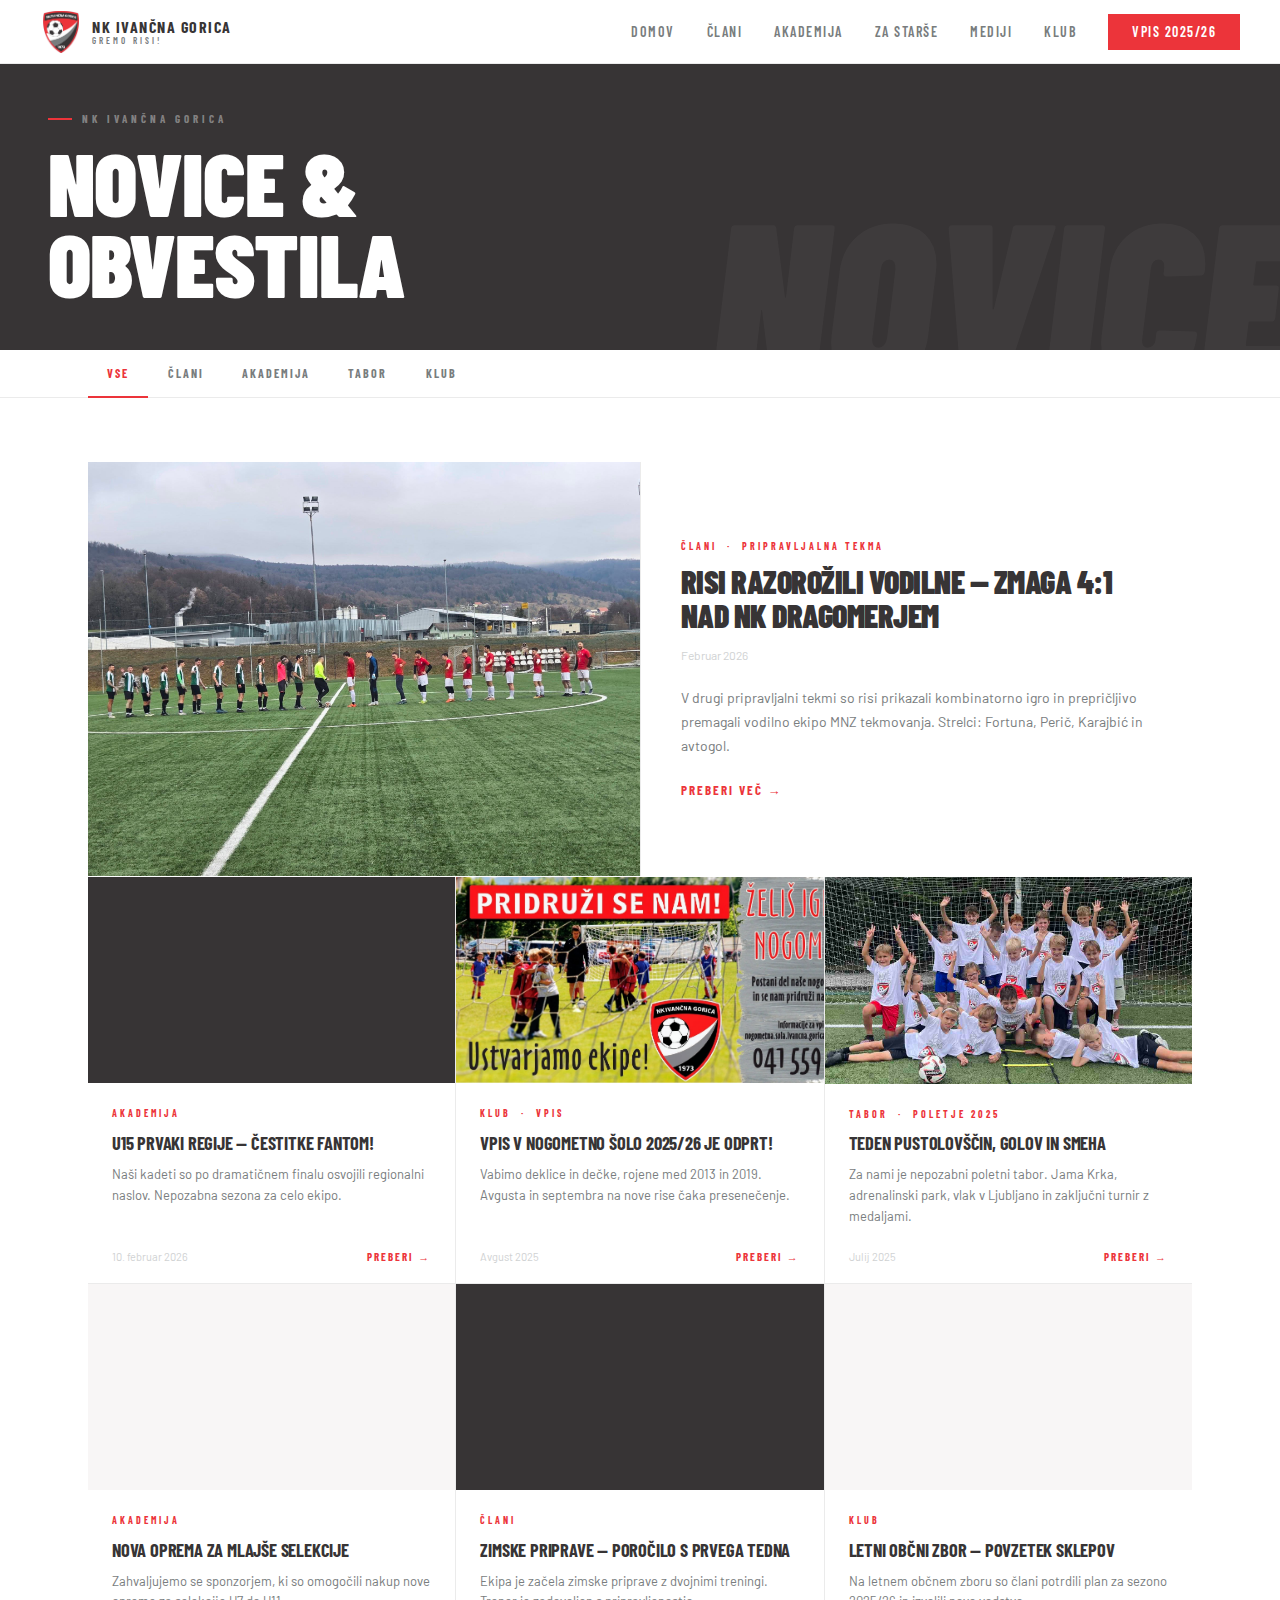
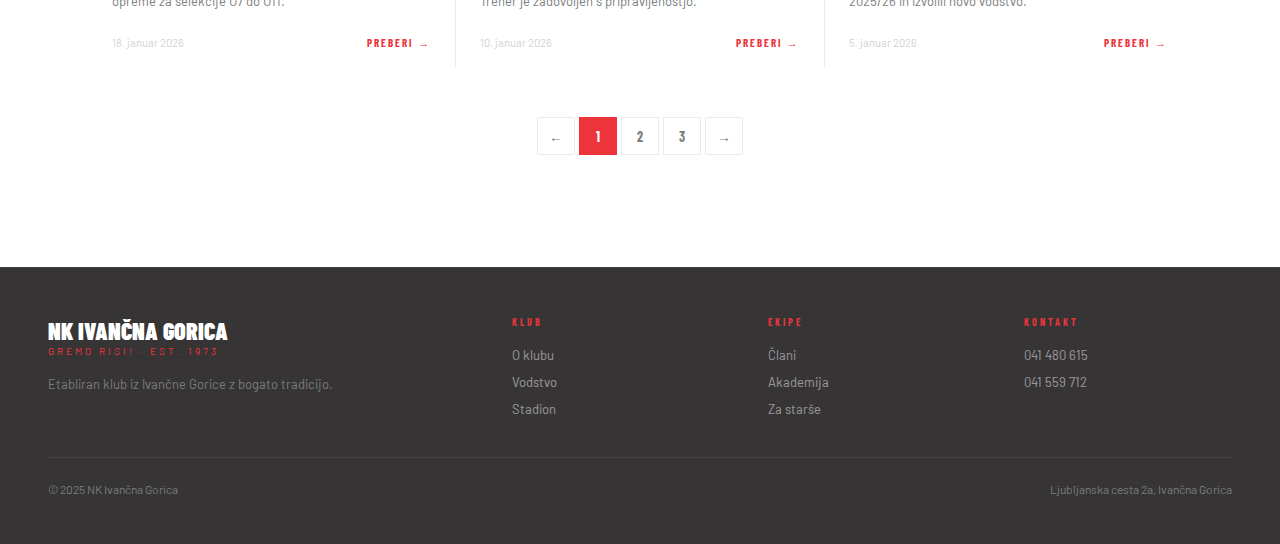
<file: novice.html>
<!DOCTYPE html>
<html lang="sl">
<head>
<meta charset="UTF-8">
<meta name="viewport" content="width=device-width, initial-scale=1.0">
<title>Novice – NK Ivančna Gorica</title>
  <meta name="description" content="Aktualne novice NK Ivančna Gorica – rezultati, dogodki in obvestila kluba.">
  <meta name="robots" content="index, follow">
  <link rel="canonical" href="https://nogomet.mihaperpar.com/novice.html">
  <meta property="og:type" content="website">
  <meta property="og:url" content="https://nogomet.mihaperpar.com/novice.html">
  <meta property="og:title" content="Novice – NK Ivančna Gorica">
  <meta property="og:description" content="Aktualne novice NK Ivančna Gorica – rezultati, dogodki in obvestila kluba.">
  <meta property="og:image" content="https://nogomet.mihaperpar.com/novice/novica1_1.jpg">
  <meta property="og:locale" content="sl_SI">
  <meta property="og:site_name" content="NK Ivančna Gorica">
  <meta name="twitter:card" content="summary_large_image">
  <meta name="twitter:title" content="Novice – NK Ivančna Gorica">
  <meta name="twitter:description" content="Aktualne novice NK Ivančna Gorica – rezultati, dogodki in obvestila kluba.">
  <meta name="twitter:image" content="https://nogomet.mihaperpar.com/novice/novica1_1.jpg">
<link href="https://fonts.googleapis.com/css2?family=Barlow+Condensed:ital,wght@0,600;0,700;0,900;1,900&family=Barlow:wght@400;500;600&display=swap" rel="stylesheet">
<link rel="icon" href="favicon.ico">
<link rel="stylesheet" href="theme.css">
<script src="nav.js" defer></script>
<script src="footer.js" defer></script>
<style>
:root { --red:#ec343a; --red-dark:#c42a2f; --white:#ffffff; --off:#f8f6f6; --gray-dark:#373435; --gray-mid:#797d7e; --gray-light:#d0d2d3; --border:#ebebeb; --nav-h:64px; }
  *,*::before,*::after{margin:0;padding:0;box-sizing:border-box;}
  body{font-family:'Barlow',sans-serif;background:var(--white);color:var(--gray-dark);}

  .page-header{padding-top:var(--nav-h);background:var(--gray-dark);padding-bottom:3rem;padding-left:3rem;padding-right:3rem;position:relative;overflow:hidden;}
  .page-header::before{content:'NOVICE';position:absolute;right:-1rem;bottom:-2rem;font-family:'Barlow Condensed',sans-serif;font-style:italic;font-weight:900;font-size:14rem;line-height:0.8;color:rgba(255,255,255,0.04);pointer-events:none;user-select:none;}
  .page-header-inner{max-width:1200px;margin:0 auto;padding-top:3rem;position:relative;z-index:1;}
  .page-eyebrow{font-family:'Barlow Condensed',sans-serif;font-size:11px;font-weight:700;letter-spacing:4px;text-transform:uppercase;color:rgba(255,255,255,0.4);margin-bottom:1rem;display:flex;align-items:center;gap:10px;}
  .page-eyebrow::before{content:'';width:24px;height:2px;background:var(--red);}
  .page-header h1{font-family:'Barlow Condensed',sans-serif;font-weight:900;font-size:clamp(3rem,7vw,6rem);text-transform:uppercase;letter-spacing:-1px;color:white;line-height:0.9;}

  .wrap{max-width:1200px;margin:0 auto;padding:0 3rem;}

  .filter-bar{border-bottom:1px solid var(--border);background:white;position:sticky;top:var(--nav-h);z-index:100;}
  .filter-inner{max-width:1200px;margin:0 auto;padding:0 3rem;display:flex;}
  .filter-btn{font-family:'Barlow Condensed',sans-serif;font-weight:700;font-size:12px;letter-spacing:2px;text-transform:uppercase;color:var(--gray-mid);padding:1rem 1.2rem;border:none;background:none;cursor:pointer;border-bottom:2px solid transparent;margin-bottom:-1px;transition:color 0.15s,border-color 0.15s;}
  .filter-btn:hover{color:var(--gray-dark);}
  .filter-btn.active{color:var(--red);border-bottom-color:var(--red);}

  .news-section{padding:4rem 0;}

  .news-featured{display:grid;grid-template-columns:1fr 1fr;gap:1px;background:var(--border);margin-bottom:1px;text-decoration:none;color:inherit;}
  .news-featured:hover .news-featured-body{background:var(--off);}
  .news-featured:hover .news-link{gap:10px;}
  .news-featured-img{background:var(--gray-dark);min-height:340px;position:relative;overflow:hidden;display:flex;align-items:center;justify-content:center;}
  .img-placeholder{font-family:'Barlow Condensed',sans-serif;font-weight:900;font-size:6rem;color:rgba(255,255,255,0.06);}
  .news-featured-body{background:white;padding:2.5rem;display:flex;flex-direction:column;justify-content:center;}
  .news-cat{font-family:'Barlow Condensed',sans-serif;font-weight:700;font-size:10px;letter-spacing:3px;text-transform:uppercase;color:var(--red);margin-bottom:0.8rem;}
  .news-featured-body h2{font-family:'Barlow Condensed',sans-serif;font-weight:900;font-size:2rem;text-transform:uppercase;letter-spacing:-0.5px;line-height:1.05;color:var(--gray-dark);margin-bottom:1rem;}
  .news-featured-body p{font-size:14px;color:var(--gray-mid);line-height:1.7;margin-bottom:1.5rem;}
  .news-meta{font-size:12px;color:var(--gray-light);margin-bottom:1.5rem;}
  .news-link{font-family:'Barlow Condensed',sans-serif;font-weight:700;font-size:13px;letter-spacing:2px;text-transform:uppercase;color:var(--red);text-decoration:none;display:inline-flex;align-items:center;gap:6px;transition:gap 0.15s;}
  .news-link:hover{gap:10px;}

  .news-grid{display:grid;grid-template-columns:repeat(3,1fr);gap:1px;background:var(--border);margin-bottom:1px;}
  .news-card{background:white;text-decoration:none;color:var(--gray-dark);display:flex;flex-direction:column;transition:background 0.15s;}
  .news-card:hover{background:var(--off);}
  .news-card-img{background:var(--off);aspect-ratio:16/9;display:flex;align-items:center;justify-content:center;}
  .news-card-img.dark{background:var(--gray-dark);}
  .news-card-img.red{background:var(--red);}
  .news-card-body{padding:1.5rem;flex:1;display:flex;flex-direction:column;}
  .news-card h3{font-family:'Barlow Condensed',sans-serif;font-weight:700;font-size:1.15rem;text-transform:uppercase;letter-spacing:-0.2px;line-height:1.2;margin-bottom:0.6rem;}
  .news-card p{font-size:13px;color:var(--gray-mid);line-height:1.6;flex:1;}
  .news-card-foot{padding:0 1.5rem 1.2rem;display:flex;justify-content:space-between;align-items:center;}
  .news-date{font-size:11px;color:var(--gray-light);}

  .pagination{display:flex;align-items:center;justify-content:center;gap:4px;padding:3rem 0;}
  .page-btn{width:38px;height:38px;font-family:'Barlow Condensed',sans-serif;font-weight:700;font-size:14px;border:1px solid var(--border);background:white;color:var(--gray-mid);cursor:pointer;transition:all 0.15s;display:flex;align-items:center;justify-content:center;}
  .page-btn:hover{border-color:var(--gray-dark);color:var(--gray-dark);}
  .page-btn.active{background:var(--red);border-color:var(--red);color:white;}

  @media(max-width:1024px){
    .news-grid{grid-template-columns:repeat(2,1fr);}
  }
  @media(max-width:768px){
    :root{--nav-h:60px;}
    .page-header{padding-left:1.5rem;padding-right:1.5rem;}
    .page-header-inner{padding-top:2rem;}
    .wrap{padding:0 1.5rem;}
    .filter-inner{padding:0 1.5rem;overflow-x:auto;}
    .news-featured{grid-template-columns:1fr;}
    .news-featured-img{min-height:220px;}
    .news-grid{grid-template-columns:1fr;}
  }
</style>
<script type="application/ld+json">
{
  "@context": "https://schema.org",
  "@type": "BreadcrumbList",
  "itemListElement": [
    { "@type": "ListItem", "position": 1, "name": "Domov", "item": "https://nogomet.mihaperpar.com" },
    { "@type": "ListItem", "position": 2, "name": "Novice", "item": "https://nogomet.mihaperpar.com/novice.html" }
  ]
}
</script>
</head>
<body>

<site-nav active="novice"></site-nav>

<div class="page-header">
  <div class="page-header-inner">
    <div class="page-eyebrow">NK Ivančna Gorica</div>
    <h1>Novice &amp;<br>Obvestila</h1>
  </div>
</div>

<div class="filter-bar">
  <div class="filter-inner">
    <button class="filter-btn active">Vse</button>
    <button class="filter-btn">Člani</button>
    <button class="filter-btn">Akademija</button>
    <button class="filter-btn">Tabor</button>
    <button class="filter-btn">Klub</button>
  </div>
</div>

<div class="wrap">
  <section class="news-section">

    <a href="novice/zmaga-dragomer.html" class="news-featured">
      <div class="news-featured-img">
        <img src="novice/novica1_1.jpg" alt="Zmaga proti NK Dragomeru" style="width:100%;height:100%;object-fit:cover">
      </div>
      <div class="news-featured-body">
        <div class="news-cat">Člani &nbsp;&middot;&nbsp; Pripravljalna tekma</div>
        <h2>Risi razorožili vodilne — zmaga 4:1 nad NK Dragomerjem</h2>
        <div class="news-meta">Februar 2026</div>
        <p>V drugi pripravljalni tekmi so risi prikazali kombinatorno igro in prepričljivo premagali vodilno ekipo MNZ tekmovanja. Strelci: Fortuna, Perič, Karajbić in avtogol.</p>
        <span class="news-link">Preberi več →</span>
      </div>
    </a>

    <div class="news-grid">
      <a href="novice/novica.html" class="news-card">
        <div class="news-card-img dark"></div>
        <div class="news-card-body">
          <div class="news-cat">Akademija</div>
          <h3>U15 prvaki regije &mdash; čestitke fantom!</h3>
          <p>Naši kadeti so po dramatičnem finalu osvojili regionalni naslov. Nepozabna sezona za celo ekipo.</p>
        </div>
        <div class="news-card-foot"><span class="news-date">10. februar 2026</span><span class="news-link" style="font-size:11px">Preberi →</span></div>
      </a>
      <a href="novice/vpis-2025.html" class="news-card">
        <div class="news-card-img" style="padding:0;overflow:hidden"><img src="novice/vpis-oglas.png" alt="Vpis v nogometno šolo" style="width:100%;height:100%;object-fit:cover;object-position:left"></div>
        <div class="news-card-body">
          <div class="news-cat">Klub &nbsp;&middot;&nbsp; Vpis</div>
          <h3>Vpis v nogometno šolo 2025/26 je odprt!</h3>
          <p>Vabimo deklice in dečke, rojene med 2013 in 2019. Avgusta in septembra na nove rise čaka presenečenje.</p>
        </div>
        <div class="news-card-foot"><span class="news-date">Avgust 2025</span><span class="news-link" style="font-size:11px">Preberi →</span></div>
      </a>
      <a href="novice/tabor-2025.html" class="news-card">
        <div class="news-card-img" style="padding:0;overflow:hidden"><img src="novice/tabor_9.jpg" alt="Poletni tabor" style="width:100%;height:100%;object-fit:cover"></div>
        <div class="news-card-body">
          <div class="news-cat">Tabor &nbsp;&middot;&nbsp; Poletje 2025</div>
          <h3>Teden pustolovščin, golov in smeha</h3>
          <p>Za nami je nepozabni poletni tabor. Jama Krka, adrenalinski park, vlak v Ljubljano in zaključni turnir z medaljami.</p>
        </div>
        <div class="news-card-foot"><span class="news-date">Julij 2025</span><span class="news-link" style="font-size:11px">Preberi →</span></div>
      </a>
      <a href="novice/novica.html" class="news-card">
        <div class="news-card-img"></div>
        <div class="news-card-body">
          <div class="news-cat">Akademija</div>
          <h3>Nova oprema za mlajše selekcije</h3>
          <p>Zahvaljujemo se sponzorjem, ki so omogočili nakup nove opreme za selekcije U7 do U11.</p>
        </div>
        <div class="news-card-foot"><span class="news-date">18. januar 2026</span><span class="news-link" style="font-size:11px">Preberi →</span></div>
      </a>
      <a href="novice/novica.html" class="news-card">
        <div class="news-card-img dark"></div>
        <div class="news-card-body">
          <div class="news-cat">Člani</div>
          <h3>Zimske priprave &mdash; poročilo s prvega tedna</h3>
          <p>Ekipa je začela zimske priprave z dvojnimi treningi. Trener je zadovoljen s pripravljenostjo.</p>
        </div>
        <div class="news-card-foot"><span class="news-date">10. januar 2026</span><span class="news-link" style="font-size:11px">Preberi →</span></div>
      </a>
      <a href="novice/novica.html" class="news-card">
        <div class="news-card-img"></div>
        <div class="news-card-body">
          <div class="news-cat">Klub</div>
          <h3>Letni občni zbor &mdash; povzetek sklepov</h3>
          <p>Na letnem občnem zboru so člani potrdili plan za sezono 2025/26 in izvolili novo vodstvo.</p>
        </div>
        <div class="news-card-foot"><span class="news-date">5. januar 2026</span><span class="news-link" style="font-size:11px">Preberi →</span></div>
      </a>
    </div>

    <div class="pagination">
      <button class="page-btn">←</button>
      <button class="page-btn active">1</button>
      <button class="page-btn">2</button>
      <button class="page-btn">3</button>
      <button class="page-btn">→</button>
    </div>

  </section>
</div>

<footer>
  <div class="footer-grid">
    <div>
      <div class="fn">NK Ivančna Gorica</div>
      <div class="ft">Gremo Risi! · Est. 1973</div>
      <p class="fb">Etabliran klub iz Ivančne Gorice z bogato tradicijo.</p>
    </div>
    <div class="fc"><h4>Klub</h4><ul><li><a href="#">O klubu</a></li><li><a href="#">Vodstvo</a></li><li><a href="#">Stadion</a></li></ul></div>
    <div class="fc"><h4>Ekipe</h4><ul><li><a href="#">Člani</a></li><li><a href="#">Akademija</a></li><li><a href="#">Za starše</a></li></ul></div>
    <div class="fc"><h4>Kontakt</h4><ul><li><a href="tel:041480615">041 480 615</a></li><li><a href="tel:041559712">041 559 712</a></li></ul></div>
  </div>
  <div class="footer-bar">
    <span>© 2025 NK Ivančna Gorica</span>
    <span>Ljubljanska cesta 2a, Ivančna Gorica</span>
  </div>
</footer>


<script>
  // Hamburger handled by nav.js
</script>
</body>
</html>
</file>
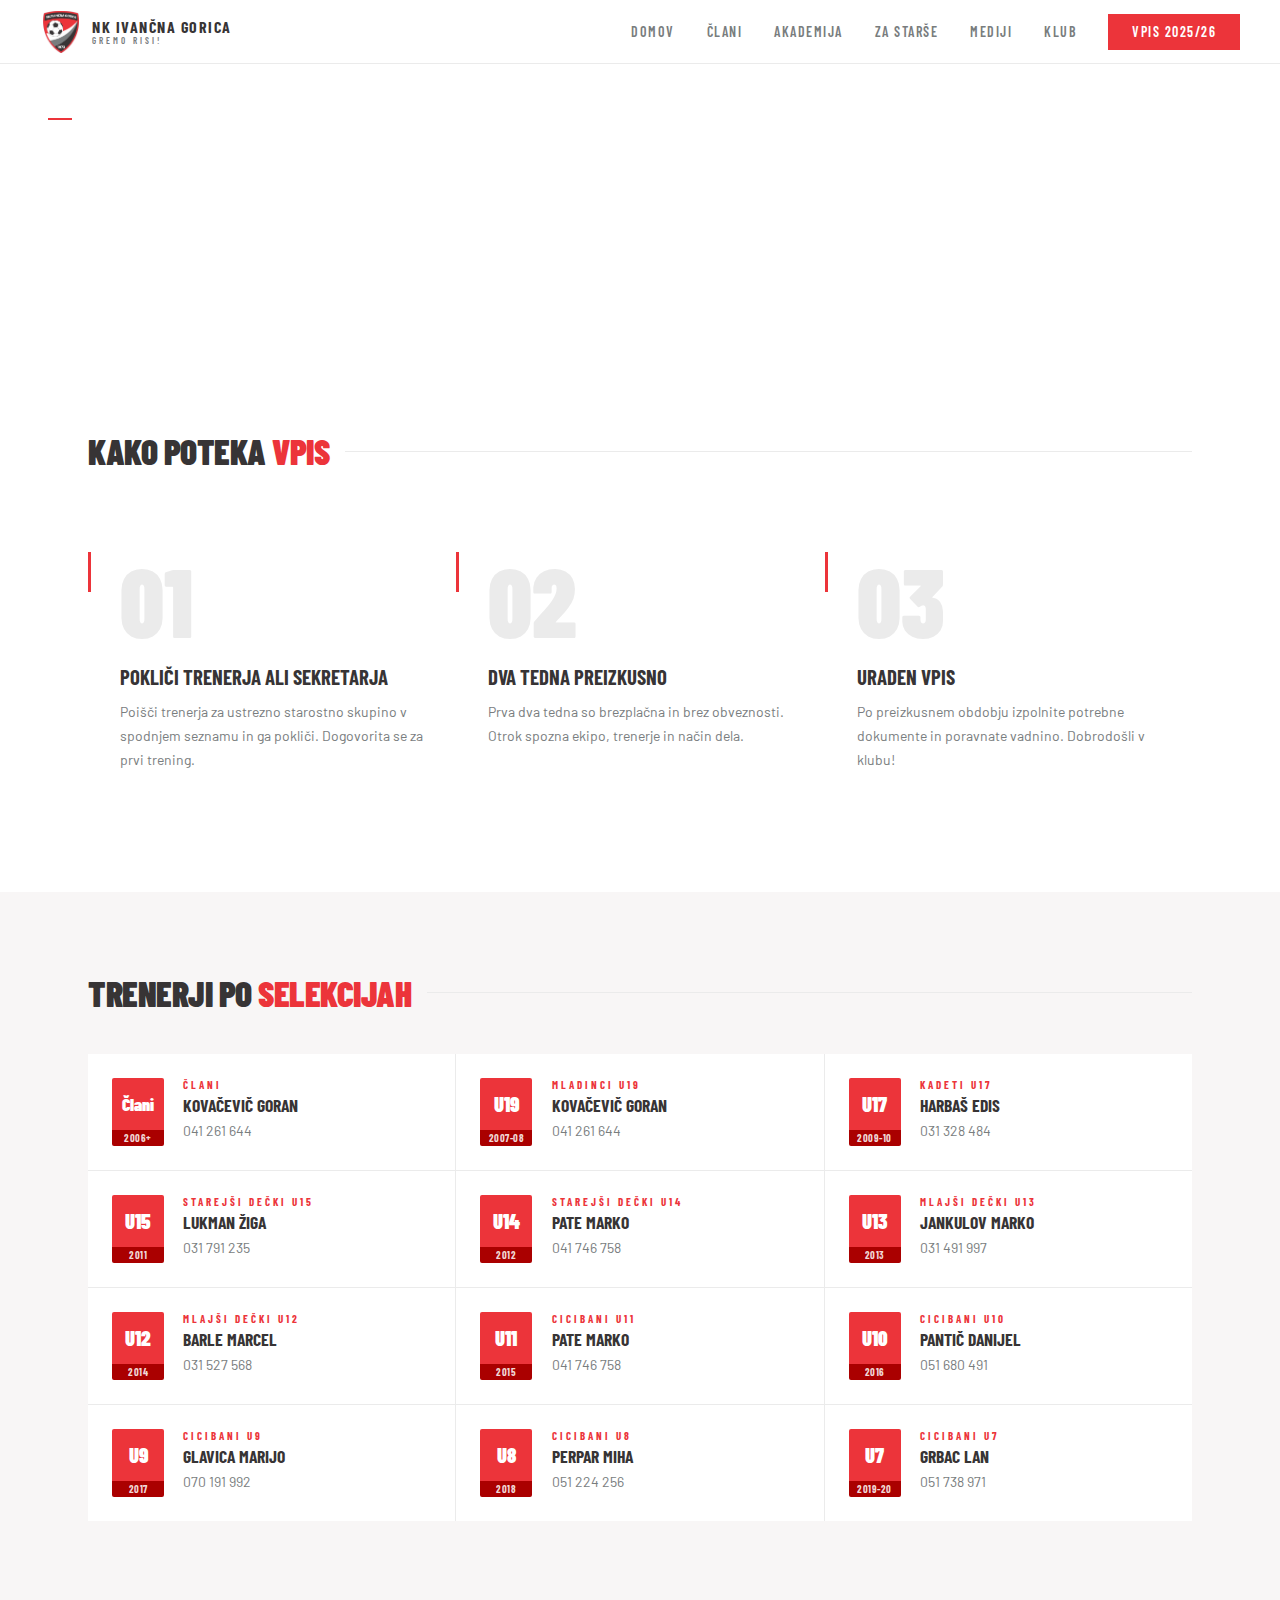
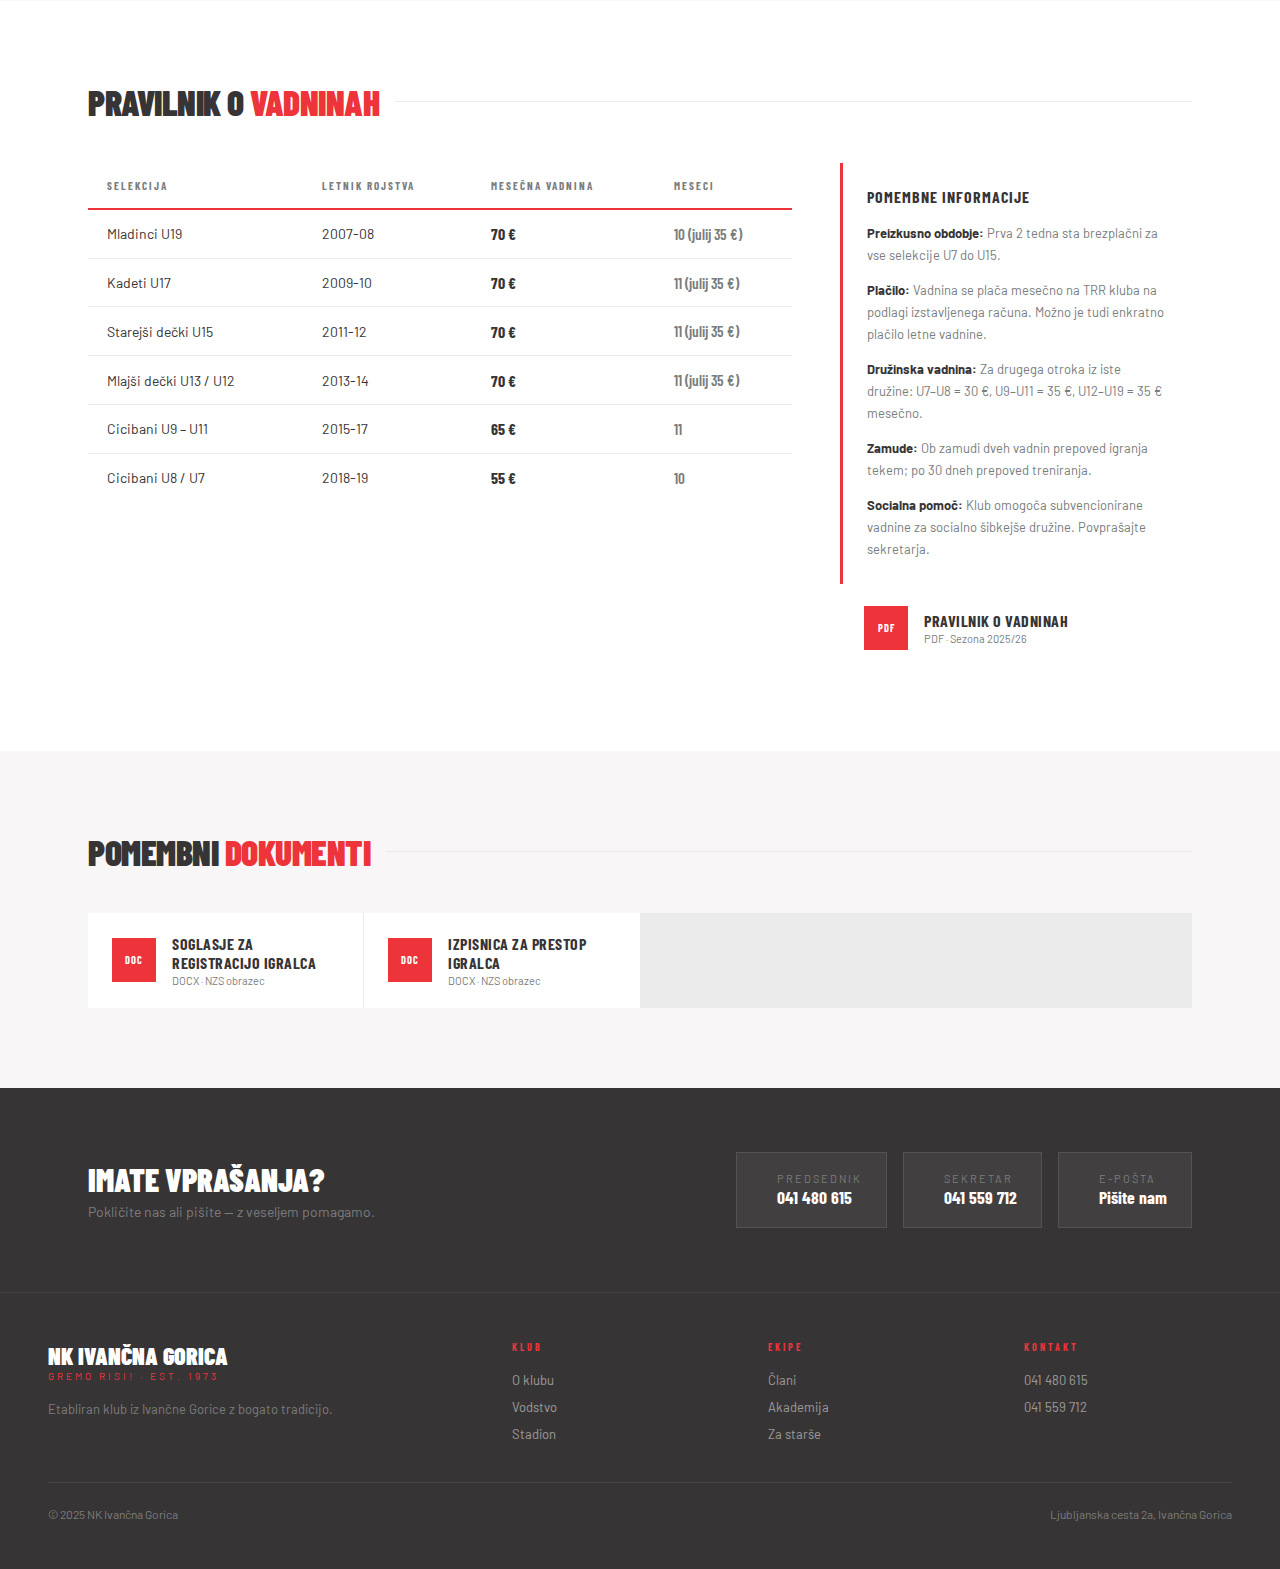
<file: vpis.html>
<!DOCTYPE html>
<html lang="sl">
<head>
<meta charset="UTF-8">
<meta name="viewport" content="width=device-width, initial-scale=1.0">
<title>Vpis 2025/26 – NK Ivančna Gorica</title>
  <meta name="description" content="Vpis v Nogometno šolo Ivančna Gorica za sezono 2025/26. Prva 2 tedna sta brezplačna in brez obveznosti.">
  <meta name="robots" content="index, follow">
  <link rel="canonical" href="https://nogomet.mihaperpar.com/vpis.html">
  <meta property="og:type" content="website">
  <meta property="og:url" content="https://nogomet.mihaperpar.com/vpis.html">
  <meta property="og:title" content="Vpis 2025/26 – NK Ivančna Gorica">
  <meta property="og:description" content="Vpis v Nogometno šolo Ivančna Gorica za sezono 2025/26. Prva 2 tedna sta brezplačna in brez obveznosti.">
  <meta property="og:image" content="https://nogomet.mihaperpar.com/novice/novica1_1.jpg">
  <meta property="og:locale" content="sl_SI">
  <meta property="og:site_name" content="NK Ivančna Gorica">
  <meta name="twitter:card" content="summary_large_image">
  <meta name="twitter:title" content="Vpis 2025/26 – NK Ivančna Gorica">
  <meta name="twitter:description" content="Vpis v Nogometno šolo Ivančna Gorica za sezono 2025/26. Prva 2 tedna sta brezplačna in brez obveznosti.">
  <meta name="twitter:image" content="https://nogomet.mihaperpar.com/novice/novica1_1.jpg">
<link href="https://fonts.googleapis.com/css2?family=Barlow+Condensed:ital,wght@0,600;0,700;0,900;1,900&family=Barlow:wght@400;500;600&display=swap" rel="stylesheet">
<link rel="icon" href="favicon.ico">
<link rel="stylesheet" href="theme.css">
<script src="nav.js" defer></script>
<script src="footer.js" defer></script>
<style>
/* ── PAGE HEADER ───────────────────────────────────── */








  /* ── SHARED SECTION STYLES ─────────────────────────── */
  .wrap { max-width: 1200px; margin: 0 auto; padding: 0 3rem; }
  section { padding: 5rem 0; }
  .sh { display:flex; align-items:center; gap:1rem; margin-bottom:2.5rem; }
  .sh h2 { font-family:'Barlow Condensed',sans-serif; font-weight:900; font-size:2.2rem; text-transform:uppercase; letter-spacing:-0.5px; }
  .sh h2 em { color:var(--red); font-style:normal; }
  .sh-line { flex:1; height:1px; background:var(--border); }

  /* ── HOW IT WORKS ──────────────────────────────────── */
  .how-grid { display:grid; grid-template-columns:repeat(3,1fr); gap:1px; background:white; }
  .how-item { background:white; padding:2.5rem 2rem; position:relative; }
  .how-num { font-family:'Barlow Condensed',sans-serif; font-weight:900; font-size:6rem; color:var(--border); line-height:1; margin-bottom:1rem; }
  .how-title { font-family:'Barlow Condensed',sans-serif; font-weight:700; font-size:1.3rem; text-transform:uppercase; color:var(--gray-dark); margin-bottom:0.7rem; }
  .how-text { font-size:14px; color:var(--gray-mid); line-height:1.7; }
  .how-accent { width:3px; height:40px; background:var(--red); position:absolute; top:2.5rem; left:0; }

  /* ── TRENERJI ──────────────────────────────────────── */
  .trener-grid { display:grid; grid-template-columns:repeat(auto-fill, minmax(280px, 1fr)); gap:1px; background:var(--border); }
  .trener-card { background:white; padding:1.5rem; display:flex; gap:1.2rem; align-items:flex-start; }
  .trener-badge { display:flex; flex-direction:column; align-items:center; gap:0; flex-shrink:0; border-radius:2px; overflow:hidden; }
  .trener-avatar { width:52px; height:52px; background:var(--red); display:flex; align-items:center; justify-content:center; font-family:'Barlow Condensed',sans-serif; font-weight:900; font-size:1.3rem; color:white; }
  .trener-info { flex:1; }
  .trener-sel { font-family:'Barlow Condensed',sans-serif; font-weight:700; font-size:11px; letter-spacing:3px; text-transform:uppercase; color:var(--red); margin-bottom:3px; }
  .trener-name { font-family:'Barlow Condensed',sans-serif; font-weight:700; font-size:1.1rem; text-transform:uppercase; color:var(--gray-dark); margin-bottom:6px; }
  .trener-letnik { width:52px; background:#a00; color:rgba(255,255,255,0.85); font-size:0.65rem; font-family:'Barlow Condensed',sans-serif; font-weight:700; letter-spacing:0.5px; text-align:center; padding:2px 0; }
  .trener-tel { display:flex; align-items:center; gap:6px; font-size:14px; color:var(--gray-mid); text-decoration:none; transition:color 0.15s; }
  .trener-tel:hover { color:var(--red); }

  /* ── VADNINE ───────────────────────────────────────── */
  .vadnine-section { background:var(--off); }
  .vadnine-wrap { display:grid; grid-template-columns:2fr 1fr; gap:3rem; align-items:start; }
  .vadnine-table { width:100%; border-collapse:collapse; background:white; }
  .vadnine-table th { font-family:'Barlow Condensed',sans-serif; font-size:11px; font-weight:700; letter-spacing:2px; text-transform:uppercase; color:var(--gray-mid); padding:1rem 1.2rem; text-align:left; border-bottom:2px solid var(--red); }
  .vadnine-table td { padding:0.9rem 1.2rem; font-size:14px; border-bottom:1px solid var(--border); }
  .vadnine-table tr:last-child td { border-bottom:none; }
  .vadnine-table tr:hover td { background:var(--off); }
  .vadnine-table td:last-child { font-family:'Barlow Condensed',sans-serif; font-weight:600; font-size:0.95rem; color:var(--gray-mid); }
  .vadnine-table td:nth-child(3) { font-family:'Barlow Condensed',sans-serif; font-weight:700; font-size:1rem; color:var(--gray-dark); }
  .vadnine-note { background:white; border-left:3px solid var(--red); padding:1.5rem; }
  .vadnine-note h3 { font-family:'Barlow Condensed',sans-serif; font-weight:700; font-size:1rem; text-transform:uppercase; letter-spacing:1px; margin-bottom:1rem; }
  .vadnine-note p { font-size:13px; color:var(--gray-mid); line-height:1.7; margin-bottom:0.8rem; }
  .vadnine-note p:last-child { margin-bottom:0; }
  .vadnine-note strong { color:var(--gray-dark); }

  /* ── DOKUMENTI ─────────────────────────────────────── */
  .docs-grid { display:grid; grid-template-columns:repeat(auto-fill, minmax(260px, 1fr)); gap:1px; background:var(--border); }
  .doc-item { background:white; padding:1.3rem 1.5rem; display:flex; align-items:center; gap:1rem; text-decoration:none; color:var(--gray-dark); transition:background 0.15s; }
  .doc-item:hover { background:var(--off); }
  .doc-icon { width:44px; height:44px; background:var(--red); display:flex; align-items:center; justify-content:center; flex-shrink:0; font-size:0.65rem; font-family:'Barlow Condensed',sans-serif; font-weight:700; letter-spacing:1px; color:white; }
  .doc-name { font-family:'Barlow Condensed',sans-serif; font-weight:700; font-size:1rem; text-transform:uppercase; letter-spacing:0.5px; line-height:1.2; }
  .doc-type { font-size:11px; color:var(--gray-mid); margin-top:2px; }

  /* ── KONTAKT CTA ───────────────────────────────────── */
  .kontakt-band { background:var(--gray-dark); padding:4rem 0; }
  .kontakt-inner { display:flex; align-items:center; justify-content:space-between; gap:3rem; flex-wrap:wrap; }
  .kontakt-band h2 { font-family:'Barlow Condensed',sans-serif; font-weight:900; font-size:2rem; text-transform:uppercase; color:white; }
  .kontakt-band p { font-size:14px; color:var(--gray-mid); margin-top:0.3rem; }
  .kontakt-cards { display:flex; gap:1rem; flex-wrap:wrap; }
  .kontakt-card { background:rgba(255,255,255,0.06); border:1px solid rgba(255,255,255,0.1); padding:1.2rem 1.5rem; display:flex; align-items:center; gap:1rem; text-decoration:none; transition:background 0.15s; }
  .kontakt-card:hover { background:rgba(255,255,255,0.1); }
  .kontakt-card-icon { font-size:1.3rem; }
  .kontakt-card-label { font-size:11px; letter-spacing:2px; text-transform:uppercase; color:var(--gray-mid); }
  .kontakt-card-val { font-family:'Barlow Condensed',sans-serif; font-weight:700; font-size:1.1rem; color:white; margin-top:1px; }

  /* ── RESPONSIVE ────────────────────────────────────── */
  @media (max-width: 1024px) {
    .how-grid { grid-template-columns:1fr 1fr; }
    .how-grid .how-item:last-child {
      grid-column: 1 / -1;
      max-width: calc(50% - 1px);
      margin: 0 auto;
    }
    .vadnine-wrap { grid-template-columns:1fr; }
  }
  @media (max-width: 768px) {
    :root { --nav-h:60px; }

  
  
    .wrap { padding:0 1.5rem; }
    section { padding:3rem 0; }
    .sh h2 { font-size:1.8rem; }

    .how-grid { grid-template-columns:1fr; }
    .how-grid .how-item:last-child { grid-column: auto; max-width:100%; margin:0; }
    .trener-grid { grid-template-columns:1fr; }
    .docs-grid { grid-template-columns:1fr; }
    .kontakt-inner { flex-direction:column; align-items:flex-start; }
    .kontakt-cards { flex-direction:column; width:100%; }
  }
  @media (max-width: 420px) {
  
    .wrap { padding:0 1.2rem; }
  }
</style>
<script type="application/ld+json">
{
  "@context": "https://schema.org",
  "@type": "BreadcrumbList",
  "itemListElement": [
    { "@type": "ListItem", "position": 1, "name": "Domov", "item": "https://nogomet.mihaperpar.com" },
    { "@type": "ListItem", "position": 2, "name": "Vpis", "item": "https://nogomet.mihaperpar.com/vpis.html" }
  ]
}
</script>
</head>
<body>

<site-nav active="vpis"></site-nav>

<!-- PAGE HEADER -->
<div class="page-header" style="--ph-watermark:'VPIS'">
  <div class="page-header-inner">
    <div class="page-eyebrow">Sezona 2025/26</div>
    <h1>Vpis v<br>Nogometno šolo</h1>
  </div>
</div>

<!-- KAKO POTEKA VPIS -->
<div style="background:white">
  <div class="wrap">
    <section>
      <div class="sh"><h2>Kako poteka <em>vpis</em></h2><div class="sh-line"></div></div>
      <div class="how-grid">
        <div class="how-item">
          <div class="how-accent"></div>
          <div class="how-num">01</div>
          <div class="how-title">Pokliči trenerja ali sekretarja</div>
          <div class="how-text">Poišči trenerja za ustrezno starostno skupino v spodnjem seznamu in ga pokliči. Dogovorita se za prvi trening.</div>
        </div>
        <div class="how-item">
          <div class="how-accent"></div>
          <div class="how-num">02</div>
          <div class="how-title">Dva tedna preizkusno</div>
          <div class="how-text">Prva dva tedna so brezplačna in brez obveznosti. Otrok spozna ekipo, trenerje in način dela.</div>
        </div>
        <div class="how-item">
          <div class="how-accent"></div>
          <div class="how-num">03</div>
          <div class="how-title">Uraden vpis</div>
          <div class="how-text">Po preizkusnem obdobju izpolnite potrebne dokumente in poravnate vadnino. Dobrodošli v klubu!</div>
        </div>
      </div>
    </section>
  </div>
</div>

<!-- TRENERJI -->
<div style="background:var(--off)">
  <div class="wrap">
    <section>
      <div class="sh"><h2>Trenerji po <em>selekcijah</em></h2><div class="sh-line"></div></div>
      <div class="trener-grid">

        <div class="trener-card">
                    <div class="trener-badge">
            <div class="trener-avatar" style="font-size:1.1rem">Člani</div>
            <div class="trener-letnik">2006+</div>
          </div>
          <div class="trener-info">
            <div class="trener-sel">Člani</div>
            <div class="trener-name">Kovačevič Goran</div>
            <a href="tel:041261644" class="trener-tel">041 261 644</a>
          </div>
        </div>

        <div class="trener-card">
                    <div class="trener-badge">
            <div class="trener-avatar">U19</div>
            <div class="trener-letnik">2007-08</div>
          </div>
          <div class="trener-info">
            <div class="trener-sel">Mladinci U19</div>
            <div class="trener-name">Kovačevič Goran</div>
            <a href="tel:041261644" class="trener-tel">041 261 644</a>
          </div>
        </div>

        <div class="trener-card">
                    <div class="trener-badge">
            <div class="trener-avatar">U17</div>
            <div class="trener-letnik">2009-10</div>
          </div>
          <div class="trener-info">
            <div class="trener-sel">Kadeti U17</div>
            <div class="trener-name">Harbaš Edis</div>
            <a href="tel:031328484" class="trener-tel">031 328 484</a>
          </div>
        </div>

        <div class="trener-card">
                    <div class="trener-badge">
            <div class="trener-avatar">U15</div>
            <div class="trener-letnik">2011</div>
          </div>
          <div class="trener-info">
            <div class="trener-sel">Starejši dečki U15</div>
            <div class="trener-name">Lukman Žiga</div>
            <a href="tel:031791235" class="trener-tel">031 791 235</a>
          </div>
        </div>

        <div class="trener-card">
                    <div class="trener-badge">
            <div class="trener-avatar">U14</div>
            <div class="trener-letnik">2012</div>
          </div>
          <div class="trener-info">
            <div class="trener-sel">Starejši dečki U14</div>
            <div class="trener-name">Pate Marko</div>
            <a href="tel:041746758" class="trener-tel">041 746 758</a>
          </div>
        </div>

        <div class="trener-card">
                    <div class="trener-badge">
            <div class="trener-avatar">U13</div>
            <div class="trener-letnik">2013</div>
          </div>
          <div class="trener-info">
            <div class="trener-sel">Mlajši dečki U13</div>
            <div class="trener-name">Jankulov Marko</div>
            <a href="tel:031491997" class="trener-tel">031 491 997</a>
          </div>
        </div>

        <div class="trener-card">
                    <div class="trener-badge">
            <div class="trener-avatar">U12</div>
            <div class="trener-letnik">2014</div>
          </div>
          <div class="trener-info">
            <div class="trener-sel">Mlajši dečki U12</div>
            <div class="trener-name">Barle Marcel</div>
            <a href="tel:031527568" class="trener-tel">031 527 568</a>
          </div>
        </div>

        <div class="trener-card">
                    <div class="trener-badge">
            <div class="trener-avatar">U11</div>
            <div class="trener-letnik">2015</div>
          </div>
          <div class="trener-info">
            <div class="trener-sel">Cicibani U11</div>
            <div class="trener-name">Pate Marko</div>
            <a href="tel:041746758" class="trener-tel">041 746 758</a>
          </div>
        </div>

        <div class="trener-card">
                    <div class="trener-badge">
            <div class="trener-avatar">U10</div>
            <div class="trener-letnik">2016</div>
          </div>
          <div class="trener-info">
            <div class="trener-sel">Cicibani U10</div>
            <div class="trener-name">Pantič Danijel</div>
            <a href="tel:051680491" class="trener-tel">051 680 491</a>
          </div>
        </div>

        <div class="trener-card">
                    <div class="trener-badge">
            <div class="trener-avatar">U9</div>
            <div class="trener-letnik">2017</div>
          </div>
          <div class="trener-info">
            <div class="trener-sel">Cicibani U9</div>
            <div class="trener-name">Glavica Marijo</div>
            <a href="tel:070191992" class="trener-tel">070 191 992</a>
          </div>
        </div>

        <div class="trener-card">
                    <div class="trener-badge">
            <div class="trener-avatar">U8</div>
            <div class="trener-letnik">2018</div>
          </div>
          <div class="trener-info">
            <div class="trener-sel">Cicibani U8</div>
            <div class="trener-name">Perpar Miha</div>
            <a href="tel:051224256" class="trener-tel">051 224 256</a>
          </div>
        </div>

        <div class="trener-card">
                    <div class="trener-badge">
            <div class="trener-avatar">U7</div>
            <div class="trener-letnik">2019-20</div>
          </div>
          <div class="trener-info">
            <div class="trener-sel">Cicibani U7</div>
            <div class="trener-name">Grbac Lan</div>
            <a href="tel:051738971" class="trener-tel">051 738 971</a>
          </div>
        </div>

      </div>
    </section>
  </div>
</div>

<!-- VADNINE -->
<div style="background:white">
  <div class="wrap">
    <section>
      <div class="sh"><h2>Pravilnik o <em>Vadninah</em></h2><div class="sh-line"></div></div>
      <div class="vadnine-wrap">
        <table class="vadnine-table">
          <thead>
            <tr>
              <th>Selekcija</th>
              <th>Letnik rojstva</th>
              <th>Mesečna vadnina</th>
              <th>Meseci</th>
            </tr>
          </thead>
          <tbody>
            <tr><td>Mladinci U19</td><td>2007-08</td><td>70 €</td><td>10 (julij 35 €)</td></tr>
            <tr><td>Kadeti U17</td><td>2009-10</td><td>70 €</td><td>11 (julij 35 €)</td></tr>
            <tr><td>Starejši dečki U15</td><td>2011-12</td><td>70 €</td><td>11 (julij 35 €)</td></tr>
            <tr><td>Mlajši dečki U13 / U12</td><td>2013-14</td><td>70 €</td><td>11 (julij 35 €)</td></tr>
            <tr><td>Cicibani U9 – U11</td><td>2015-17</td><td>65 €</td><td>11</td></tr>
            <tr><td>Cicibani U8 / U7</td><td>2018-19</td><td>55 €</td><td>10</td></tr>
          </tbody>
        </table>

        <div>
          <div class="vadnine-note">
            <h3>Pomembne informacije</h3>
            <p><strong>Preizkusno obdobje:</strong> Prva 2 tedna sta brezplačni za vse selekcije U7 do U15.</p>
            <p><strong>Plačilo:</strong> Vadnina se plača mesečno na TRR kluba na podlagi izstavljenega računa. Možno je tudi enkratno plačilo letne vadnine.</p>
            <p><strong>Družinska vadnina:</strong> Za drugega otroka iz iste družine: U7–U8 = 30 €, U9–U11 = 35 €, U12–U19 = 35 € mesečno.</p>
            <p><strong>Zamude:</strong> Ob zamudi dveh vadnin prepoved igranja tekem; po 30 dneh prepoved treniranja.</p>
            <p><strong>Socialna pomoč:</strong> Klub omogoča subvencionirane vadnine za socialno šibkejše družine. Povprašajte sekretarja.</p>
          </div>
          <a href="dokumenti/pravilnik-vadnine.pdf" target="_blank" class="doc-item" style="margin-top:1px;display:flex;">
            <div class="doc-icon">PDF</div>
            <div>
              <div class="doc-name">Pravilnik o vadninah</div>
              <div class="doc-type">PDF · Sezona 2025/26</div>
            </div>
          </a>
        </div>
      </div>
    </section>
  </div>
</div>

<!-- DOKUMENTI -->
<div style="background:var(--off)">
  <div class="wrap">
    <section>
      <div class="sh"><h2>Pomembni <em>Dokumenti</em></h2><div class="sh-line"></div></div>
      <div class="docs-grid">
        <a href="https://www.nzs.si/Doc/Arhiv/Obrazci/Registracijski%20obrazci/Registracija%20igralcev/12_PRAV.12_Soglasje_za_registracijo_igralca_V29022016.docx" class="doc-item" target="_blank">
          <div class="doc-icon">DOC</div>
          <div>
            <div class="doc-name">Soglasje za registracijo igralca</div>
            <div class="doc-type">DOCX · NZS obrazec</div>
          </div>
        </a>
        <a href="https://www.nzs.si/Doc/Arhiv/Obrazci/Registracijski%20obrazci/Registracija%20igralcev/01_PRAV.01_Izpisnica_za_prestop_igralca_V1.0_05062014.docx" class="doc-item" target="_blank">
          <div class="doc-icon">DOC</div>
          <div>
            <div class="doc-name">Izpisnica za prestop igralca</div>
            <div class="doc-type">DOCX · NZS obrazec</div>
          </div>
        </a>
      </div>
    </section>
  </div>
</div>

<!-- KONTAKT -->
<div class="kontakt-band">
  <div class="wrap">
    <div class="kontakt-inner">
      <div>
        <h2>Imate vprašanja?</h2>
        <p>Pokličite nas ali pišite — z veseljem pomagamo.</p>
      </div>
      <div class="kontakt-cards">
        <a href="tel:041480615" class="kontakt-card">
          <div class="kontakt-card-icon"></div>
          <div>
            <div class="kontakt-card-label">Predsednik</div>
            <div class="kontakt-card-val">041 480 615</div>
          </div>
        </a>
        <a href="tel:041559712" class="kontakt-card">
          <div class="kontakt-card-icon"></div>
          <div>
            <div class="kontakt-card-label">Sekretar</div>
            <div class="kontakt-card-val">041 559 712</div>
          </div>
        </a>
        <a href="mailto:nogometna.sola.ivancna.gorica@gmail.com" class="kontakt-card">
          <div class="kontakt-card-icon"></div>
          <div>
            <div class="kontakt-card-label">E-pošta</div>
            <div class="kontakt-card-val">Pišite nam</div>
          </div>
        </a>
      </div>
    </div>
  </div>
</div>

<!-- FOOTER -->
<site-footer></site-footer>


<script>
  // Hamburger handled by nav.js
</script>
</body>
</html>
</file>
<file: theme.css>
:root {
  --red:        #ec343a;
  --red-dark:   #c42a2f;
  --white:      #ffffff;
  --off:        #f8f6f6;
  --gray-dark:  #373435;
  --gray-mid:   #797d7e;
  --gray-light: #d0d2d3;
  --border:     #ebebeb;
  --nav-h:      64px;
}

*, *::before, *::after { margin:0; padding:0; box-sizing:border-box; }
body { font-family:'Barlow', sans-serif; background:var(--white); color:var(--gray-dark); }

/* ── BUTTONS ───────────────────────────────────────── */
.btn-red {
  background: var(--red); color: white;
  padding: 13px 28px;
  font-family: 'Barlow Condensed', sans-serif;
  font-weight: 700; font-size: 14px;
  letter-spacing: 2px; text-transform: uppercase;
  text-decoration: none; transition: background 0.2s;
  display: inline-block;
}
.btn-red:hover { background: var(--red-dark); }

.btn-border {
  background: transparent; color: var(--gray-dark);
  padding: 13px 28px;
  font-family: 'Barlow Condensed', sans-serif;
  font-weight: 700; font-size: 14px;
  letter-spacing: 2px; text-transform: uppercase;
  text-decoration: none;
  border: 2px solid var(--border);
  transition: border-color 0.2s;
  display: inline-block;
}
.btn-border:hover { border-color: var(--gray-dark); }

.btn-white-solid {
  background: white; color: var(--gray-dark);
  padding: 13px 28px;
  font-family: 'Barlow Condensed', sans-serif;
  font-weight: 700; font-size: 14px;
  letter-spacing: 2px; text-transform: uppercase;
  text-decoration: none; transition: background 0.2s;
  display: inline-block;
}
.btn-white-solid:hover { background: var(--off); }

/* ── PAGE HEADER (shared subpage style) ────────────── */
.page-header {
  padding-top: var(--nav-h);
  padding-bottom: 3rem;
  padding-left: 3rem;
  padding-right: 3rem;
  position: relative;
  overflow: hidden;
}
.page-header-inner { max-width: 1200px; margin: 0 auto; padding-top: 3rem; position: relative; z-index: 1; }
.page-eyebrow {
  font-family: 'Barlow Condensed', sans-serif;
  font-size: 11px; font-weight: 700;
  letter-spacing: 4px; text-transform: uppercase;
  color: rgba(255,255,255,0.4);
  margin-bottom: 1rem;
  display: flex; align-items: center; gap: 10px;
}
.page-eyebrow::before { content:''; width:24px; height:2px; background:var(--red); }
.page-header h1 {
  font-family: 'Barlow Condensed', sans-serif;
  font-weight: 900;
  font-size: clamp(3rem, 7vw, 6rem);
  text-transform: uppercase;
  letter-spacing: -1px;
  color: white;
  line-height: 0.9;
}

/* ── SECTION HEADER ────────────────────────────────── */
.wrap { max-width: 1200px; margin: 0 auto; padding: 0 3rem; }
.sh { display:flex; align-items:center; gap:1rem; margin-bottom:2.5rem; }
.sh h2 { font-family:'Barlow Condensed',sans-serif; font-weight:900; font-size:2.2rem; text-transform:uppercase; letter-spacing:-0.5px; }
.sh h2 em { color:var(--red); font-style:normal; }
.sh-line { flex:1; height:1px; background:var(--border); }
.sh a { font-family:'Barlow Condensed',sans-serif; font-weight:700; font-size:12px; letter-spacing:2px; text-transform:uppercase; color:var(--red); text-decoration:none; white-space:nowrap; }

/* ── FOOTER ────────────────────────────────────────── */
site-footer footer, footer {
  background: var(--gray-dark);
  border-top: 1px solid rgba(255,255,255,0.07);
  padding: 3rem;
}
.footer-grid { display:grid; grid-template-columns:2fr 1fr 1fr 1fr; gap:3rem; margin-bottom:2rem; }
.fn { font-family:'Barlow Condensed',sans-serif; font-weight:900; font-size:1.5rem; text-transform:uppercase; color:white; }
.ft { font-size:10px; letter-spacing:3px; text-transform:uppercase; color:var(--red); margin-bottom:1rem; }
.fb { font-size:13px; color:var(--gray-mid); line-height:1.7; }
.fc h4 { font-family:'Barlow Condensed',sans-serif; font-size:10px; font-weight:700; letter-spacing:3px; text-transform:uppercase; color:var(--red); margin-bottom:1rem; }
.fc ul { list-style:none; }
.fc li { margin-bottom:8px; }
.fc a { font-size:13px; color:rgba(255,255,255,0.5); text-decoration:none; transition:color 0.15s; }
.fc a:hover { color:white; }
.footer-bar { border-top:1px solid rgba(255,255,255,0.07); padding-top:1.5rem; display:flex; justify-content:space-between; font-size:12px; color:var(--gray-mid); flex-wrap:wrap; gap:0.5rem; }

/* ── RESPONSIVE SHARED ─────────────────────────────── */
@media (max-width: 1024px) {
  .footer-grid { grid-template-columns:1fr 1fr; gap:2rem; }
}
@media (max-width: 768px) {
  :root { --nav-h: 60px; }
  .page-header { padding-left:1.5rem; padding-right:1.5rem; }
  .page-header-inner { padding-top:2rem; }
  .wrap { padding:0 1.5rem; }
  .sh h2 { font-size:1.8rem; }
  .footer-grid { grid-template-columns:1fr; gap:2rem; }
  site-footer footer, footer { padding:2.5rem 1.5rem 1.5rem; }
}
/* ── NAV ───────────────────────────────────────────── */
nav {
  height: var(--nav-h); background: white;
  border-bottom: 1px solid var(--border);
  display: flex; align-items: center; justify-content: space-between;
  padding: 0 2.5rem; position: fixed; top: 0; left: 0; right: 0; z-index: 200;
}
.logo { display:flex; align-items:center; gap:10px; text-decoration:none; z-index:201; }
.logo-mark { width:42px; height:42px; object-fit:contain; flex-shrink:0; }
.logo-txt { font-family:'Barlow Condensed',sans-serif; font-weight:700; font-size:1rem; text-transform:uppercase; letter-spacing:1.5px; color:var(--gray-dark); line-height:1.2; }
.logo-txt span { display:block; font-size:9px; color:var(--gray-mid); letter-spacing:3px; font-weight:600; }
.nav-links { display:flex; list-style:none; align-items:center; }
.nav-links a { display:block; padding:0 1rem; height:var(--nav-h); line-height:var(--nav-h); font-family:'Barlow Condensed',sans-serif; font-weight:600; font-size:14px; letter-spacing:1.5px; text-transform:uppercase; color:var(--gray-mid); text-decoration:none; transition:color 0.2s; white-space:nowrap; }
.nav-links a:hover { color:var(--gray-dark); }
.nav-links a.active { color:var(--red); }
.nav-cta { background:var(--red); color:white !important; margin-left:1rem; height:36px !important; line-height:36px !important; padding:0 1.5rem !important; }
.nav-cta:hover { background:var(--red-dark) !important; }
.hamburger { display:none; flex-direction:column; justify-content:center; gap:5px; width:36px; height:36px; cursor:pointer; background:none; border:none; padding:4px; z-index:201; }
.hamburger span { display:block; width:100%; height:2px; background:var(--gray-dark); border-radius:2px; transition:transform 0.3s, opacity 0.3s; transform-origin:center; }
.hamburger.open span:nth-child(1) { transform:translateY(7px) rotate(45deg); }
.hamburger.open span:nth-child(2) { opacity:0; transform:scaleX(0); }
.hamburger.open span:nth-child(3) { transform:translateY(-7px) rotate(-45deg); }

@media (max-width: 768px) {
  nav { padding:0 1.2rem; }
  .hamburger { display:flex; }
  .nav-links { position:fixed; top:var(--nav-h); left:0; right:0; bottom:0; background:white; flex-direction:column; align-items:stretch; padding:1rem 0; opacity:0; pointer-events:none; transform:translateY(-8px); transition:opacity 0.25s, transform 0.25s; overflow-y:auto; border-top:3px solid var(--red); }
  .nav-links.open { opacity:1; pointer-events:all; transform:translateY(0); }
  .nav-links a { height:auto; line-height:normal; padding:1rem 1.5rem; font-size:1.4rem; border-bottom:1px solid var(--border); color:var(--gray-dark); }
  .nav-links a.active { color:var(--red); border-left:4px solid var(--red); }
  .nav-cta { margin:1rem 1.5rem 0; height:48px !important; line-height:48px !important; text-align:center; }
}
</file>
